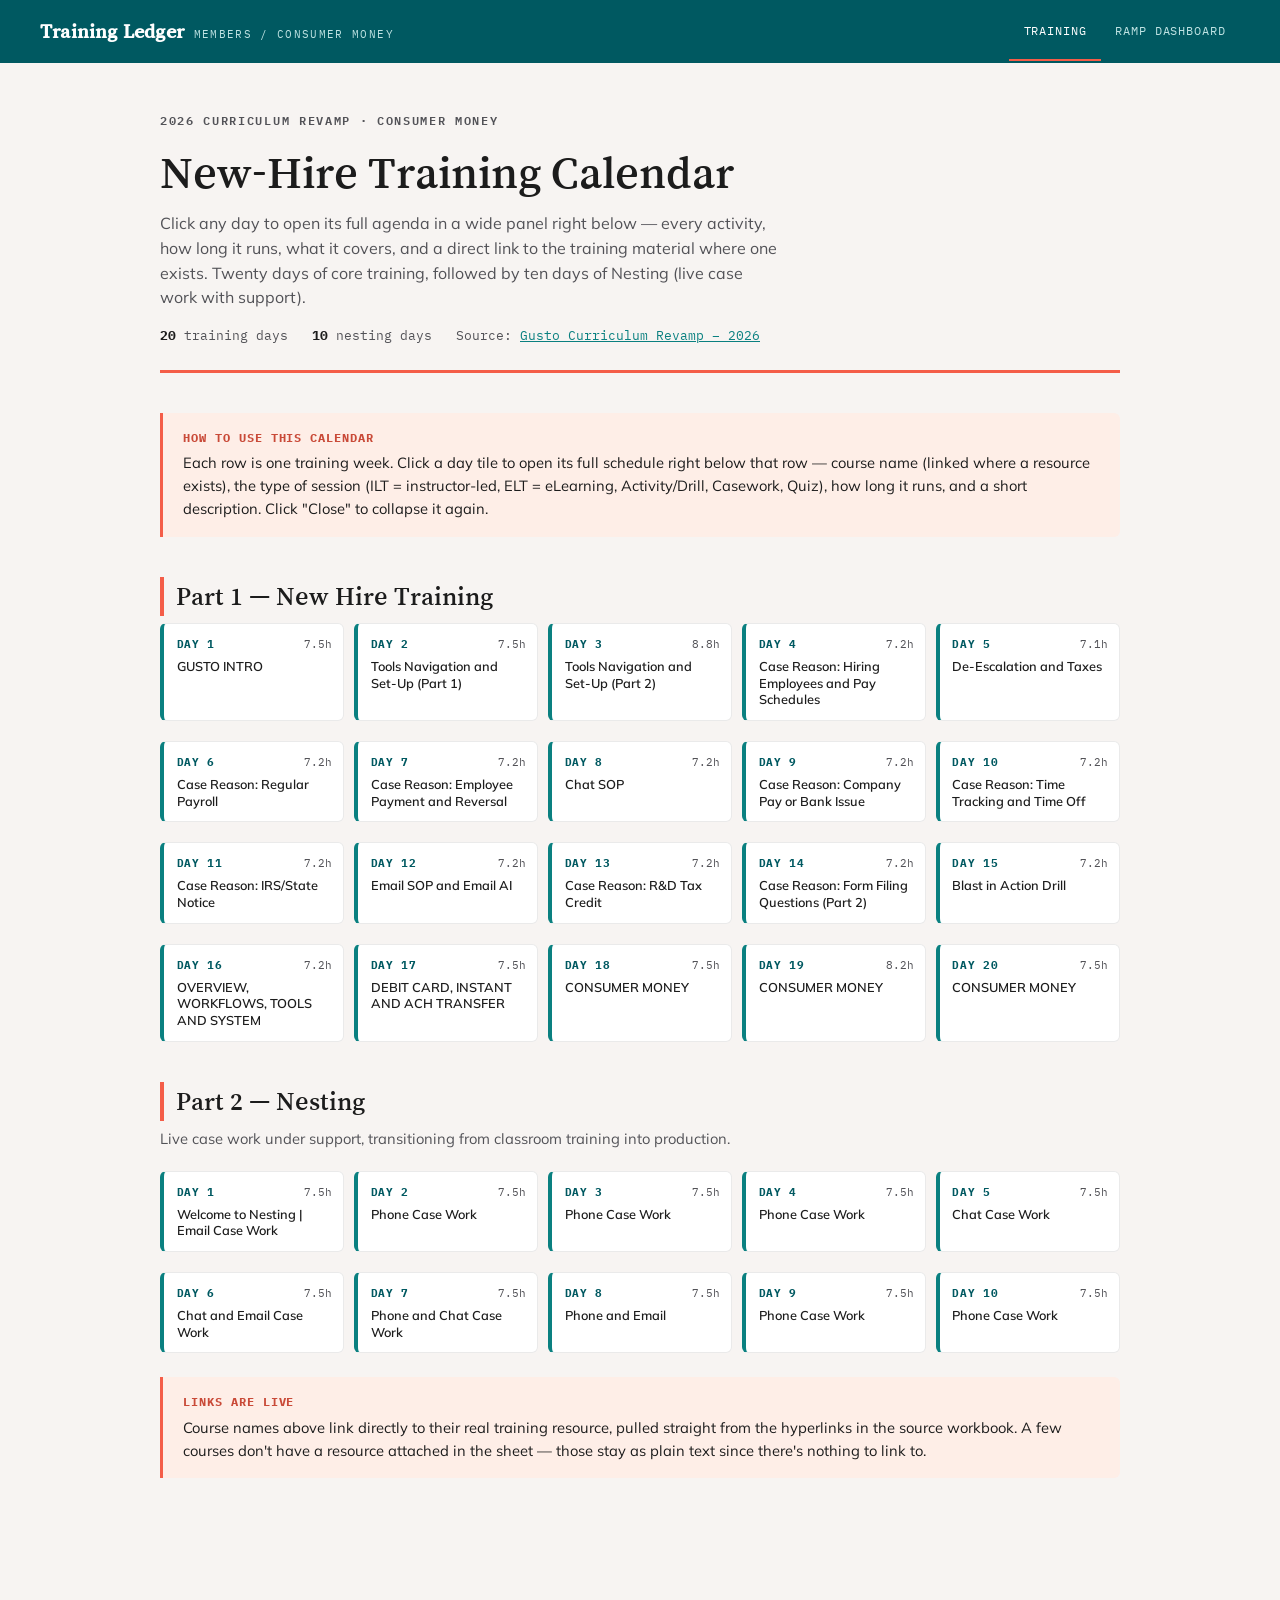
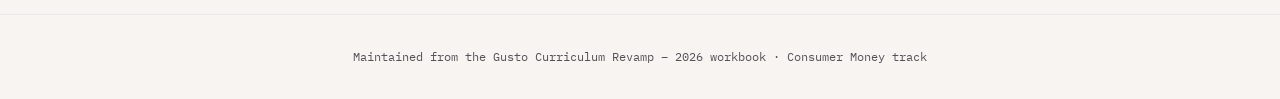
<file: index.html>
<!DOCTYPE html>
<html lang="en">
<head>
<meta charset="UTF-8">
<meta name="viewport" content="width=device-width, initial-scale=1.0">
<title>Consumer Money Training Calendar — Vendor Training Ledger</title>
<link rel="stylesheet" href="style.css">
</head>
<body>

<div class="topbar">
  <a class="topbar__brand" href="index.html">
    <strong>Training Ledger</strong>
    <span>Members / Consumer Money</span>
  </a>
  <nav class="tabs">
    <a href="index.html" class="active">Training</a>
    <a href="dashboard.html">Ramp Dashboard</a>
  </nav>
</div>

<main>
  <div class="ledger-head">
    <p class="ledger-head__eyebrow">2026 Curriculum Revamp · Consumer Money</p>
    <h1>New-Hire Training Calendar</h1>
    <p>Click any day to open its full agenda in a wide panel right below — every activity, how long it runs, what it covers, and a direct link to the training material where one exists. Twenty days of core training, followed by ten days of Nesting (live case work with support).</p>
    <div class="ledger-head__meta">
      <span><b>20</b> training days</span>
      <span><b>10</b> nesting days</span>
      <span>Source: <a href="https://docs.google.com/spreadsheets/d/1MMwjxKdoLhrHgvqPPV42VpXefxdnibNVj4VxLY80TF0" target="_blank" rel="noopener">Gusto Curriculum Revamp – 2026</a></span>
    </div>
  </div>

  <div class="note">
    <strong>How to use this calendar</strong>
    Each row is one training week. Click a day tile to open its full schedule right below that row — course name (linked where a resource exists), the type of session (ILT = instructor-led, ELT = eLearning, Activity/Drill, Casework, Quiz), how long it runs, and a short description. Click "Close" to collapse it again.
  </div>

  <h2 class="section-title">Part 1 — New Hire Training</h2>
  <div class="calendar-week">
    <div class="week-tiles">
      <a class="day-mini" href="#day-day-1">
        <span class="day-mini__num">Day 1</span>
        <span class="day-mini__theme">GUSTO INTRO</span>
        <span class="day-mini__hours">7.5h</span>
      </a>
      <a class="day-mini" href="#day-day-2">
        <span class="day-mini__num">Day 2</span>
        <span class="day-mini__theme">Tools Navigation and Set-Up (Part 1)</span>
        <span class="day-mini__hours">7.5h</span>
      </a>
      <a class="day-mini" href="#day-day-3">
        <span class="day-mini__num">Day 3</span>
        <span class="day-mini__theme">Tools Navigation and Set-Up (Part 2)</span>
        <span class="day-mini__hours">8.8h</span>
      </a>
      <a class="day-mini" href="#day-day-4">
        <span class="day-mini__num">Day 4</span>
        <span class="day-mini__theme">Case Reason: Hiring Employees and Pay Schedules</span>
        <span class="day-mini__hours">7.2h</span>
      </a>
      <a class="day-mini" href="#day-day-5">
        <span class="day-mini__num">Day 5</span>
        <span class="day-mini__theme">De-Escalation and Taxes</span>
        <span class="day-mini__hours">7.1h</span>
      </a>
    </div>
    <div class="week-detail-zone">
      <div class="day-detail" id="day-day-1">
        <div class="day-detail__head">
          <div>
            <span class="day-detail__num">Day 1</span>
            <h3 class="day-detail__theme">GUSTO INTRO</h3>
          </div>
          <div class="day-detail__meta">
            <span class="day-detail__hours">7.5h total</span>
            <a class="day-detail__close" href="#" aria-label="Close">Close ✕</a>
          </div>
        </div>
        <ol class="day-schedule -wide">
          <li class="day-item">
            <div class="day-item__row"><span class="type-badge -ilt">ILT</span><span class="item-course"><a href="https://docs.google.com/presentation/d/1FYFfUIrIc_S-khG5gTeyxagXyCl1cyiKJvKesDwKb9w/edit?slide=id.g1074c360e67_0_0" target="_blank" rel="noopener">Welcome Introductions - GTKY</a></span><span class="item-dur">1h</span></div>
            <p class="item-desc">Foster a collaborative environment by engaging in &#x27;Get To Know You&#x27; activities with peers and trainers. Activities: GTKY activity Training Expectations Training Rules</p>
          </li>
          <li class="day-item">
            <div class="day-item__row"><span class="type-badge -elt">ELT</span><span class="item-course">PATE Discussion</span><span class="item-dur">1h 30m</span></div>
            <p class="item-desc">Discuss the PATE which includes: Attendance and Leave Policy KPI and Scorecard</p>
          </li>
          <li class="day-item">
            <div class="day-item__row"><span class="type-badge -elt">ELT</span><span class="item-course"><a href="https://docs.google.com/presentation/d/1Hp65DFjGcL4Xn6BRSNsqtFArfk9D6CrS_x5guYzkF0I/edit?slide=id.g388d7c4b1f4_0_170" target="_blank" rel="noopener">Global Anti-Fraud Cooperation and Consequences Policy</a></span><span class="item-dur">30m</span></div>
            <p class="item-desc">Comprehend the implications of the Global Anti-Fraud Cooperation and Consequences Policy to ensure strict compliance.</p>
          </li>
          <li class="day-item">
            <div class="day-item__row"><span class="type-badge -elt">ELT</span><span class="item-course">Campaign Sign Documents</span><span class="item-dur">45m</span></div>
            <p class="item-desc">Review and execute necessary campaign documentation to formalize participation. Signed documents will include: Breach of Confidentiality ZTV/ZTP Policy Contractor ISP and NDA Gusto File Access Procedure Fact Finding Investigation Integrity and Confidentiality</p>
          </li>
          <li class="day-item">
            <div class="day-item__row"><span class="type-badge -ilt">ILT</span><span class="item-course"><a href="https://docs.google.com/presentation/d/1FYFfUIrIc_S-khG5gTeyxagXyCl1cyiKJvKesDwKb9w/edit?slide=id.g5a2b11de07_0_395" target="_blank" rel="noopener">History of Gusto</a></span><span class="item-dur">30m</span></div>
            <p class="item-desc">Explore the foundational history of Gusto to appreciate its evolution and core mission. Discussion will include: Gusto Founders Gusto Mission and Vision Gusto Voice and Branding Overview of Gusto Scope of Service</p>
          </li>
          <li class="day-item">
            <div class="day-item__row"><span class="type-badge -elt">ELT</span><span class="item-course"><a href="https://docs.google.com/presentation/d/1FYFfUIrIc_S-khG5gTeyxagXyCl1cyiKJvKesDwKb9w/edit?slide=id.g27d89daeb08_3_12" target="_blank" rel="noopener">Compliance (PII &amp; PHI)</a></span><span class="item-dur">45m</span></div>
            <p class="item-desc">Master the compliance protocols surrounding PII and PHI to safeguard sensitive information. Discussion will focus on the following: Identifying PII and PHI How to handle PII and PHI</p>
          </li>
          <li class="day-item">
            <div class="day-item__row"><span class="type-badge -ilt">ILT</span><span class="item-course"><a href="https://docs.google.com/presentation/d/17YQM-qXTPbhNZhJR3YYPDNm1SA4yx6ScSAkkxFIjAGA/edit?slide=id.ga4b906a358_0_213" target="_blank" rel="noopener">Performance Metric Discussion</a></span><span class="item-dur">30m</span></div>
            <p class="item-desc">Discuss key performance metrics to align personal goals with organizational standards.</p>
          </li>
          <li class="day-item">
            <div class="day-item__row"><span class="type-badge -ilt">ILT</span><span class="item-course"><a href="https://docs.google.com/presentation/d/1KhE9GOTGPpSvACP4oxcGT-CJpapbt_P2I0AZ_Yelvug/edit?slide=id.g5bd7921cba_3_6" target="_blank" rel="noopener">Gustie Toolkit</a></span><span class="item-dur">30m</span></div>
            <p class="item-desc">High overview of Gusto Tools and it&#x27;s purpose to enhance familiarity with our tools. Tool set up and testing of the following will also be included: - Slack and Slack Etiquette - Salesforce - Panda - Gemini AI - CXOne</p>
          </li>
          <li class="day-item">
            <div class="day-item__row"><span class="type-badge -elt">ELT</span><span class="item-course">CVQ and Gusto Compliance Training</span><span class="item-dur">1h 30m</span></div>
            <p class="item-desc">Successfully complete the CVQ TaskUs ACE courses and Gusto Compliance Training modules to meet regulatory standards.</p>
          </li>
        </ol>
      </div>
      <div class="day-detail" id="day-day-2">
        <div class="day-detail__head">
          <div>
            <span class="day-detail__num">Day 2</span>
            <h3 class="day-detail__theme">Tools Navigation and Set-Up (Part 1)</h3>
          </div>
          <div class="day-detail__meta">
            <span class="day-detail__hours">7.5h total</span>
            <a class="day-detail__close" href="#" aria-label="Close">Close ✕</a>
          </div>
        </div>
        <ol class="day-schedule -wide">
          <li class="day-item">
            <div class="day-item__row"><span class="type-badge -ilt">ILT</span><span class="item-course">Morning Prep</span><span class="item-dur">15m</span></div>
            <p class="item-desc">Attendance check, organize resources, check for any technical issues with the stations.</p>
          </li>
          <li class="day-item">
            <div class="day-item__row"><span class="type-badge -ilt">ILT</span><span class="item-course">Review</span><span class="item-dur">45m</span></div>
            <p class="item-desc">Consolidate learning by reviewing and discussing previously covered materials. Review will include: PHI and PII Compliance Gusto Toolkit</p>
          </li>
          <li class="day-item">
            <div class="day-item__row"><span class="type-badge -ilt">ILT</span><span class="item-course">Salesforce Tool Discussion</span><span class="item-dur">30m</span></div>
            <p class="item-desc">Investigate the features and navigation of the Salesforce platform to streamline workflow. Salesforce tour will include: Introduction to Salesforce Tools integrated with Salesforce Salesforce Navigation</p>
          </li>
          <li class="day-item">
            <div class="day-item__row"><span class="type-badge -activity">Activity/Drill</span><span class="item-course">Scavenger Hunt</span><span class="item-dur">30m</span></div>
            <p class="item-desc">Engage in an interactive scavenger hunt to practice Salesforce navigation.</p>
          </li>
          <li class="day-item">
            <div class="day-item__row"><span class="type-badge -ilt">ILT</span><span class="item-course"><a href="https://docs.google.com/presentation/d/1TVxhhrCEFaxmBV9HjT9KWsxg3TgVrvbtoK6qx5Nzevk/edit?slide=id.g3478bbd8a31_0_26" target="_blank" rel="noopener">Otto, IKB, Email AI Discussion</a></span><span class="item-dur">30m</span></div>
            <p class="item-desc">Examine the functionalities of Otto, IKB, and Email AI tools to leverage them in daily tasks. Discussion will include: AI Primer Email AI Purpose and Setup OTTO Primer IKB Primer</p>
          </li>
          <li class="day-item">
            <div class="day-item__row"><span class="type-badge -activity">Activity/Drill</span><span class="item-course">Scavenger Hunt</span><span class="item-dur">30m</span></div>
            <p class="item-desc">Reinforce information retrieval skills through a targeted scavenger hunt exercise. Activity will include: How and where to pull up the Gusto Tools AI prompting using Gusto AI tools</p>
          </li>
          <li class="day-item">
            <div class="day-item__row"><span class="type-badge -ilt">ILT</span><span class="item-course"><a href="https://gustoexternal.learnupon.com/catalog/courses/1199489" target="_blank" rel="noopener">Customer Persona and Admin Permissions</a></span><span class="item-dur">15m</span></div>
            <p class="item-desc">Differentiate between various customer personas and comprehend the structure of admin permissions. Topics will cover: Customer Persona Identifying customer type using Panda</p>
          </li>
          <li class="day-item">
            <div class="day-item__row"><span class="type-badge -default">Soft Skills Training</span><span class="item-course">Soft Skill Focus: Customer Demeanor</span><span class="item-dur">15m</span></div>
            <p class="item-desc">Develop and exhibit appropriate customer demeanor to ensure positive interactions. Discussion will focus on identifying customer type based on DISC Personality type.</p>
          </li>
          <li class="day-item">
            <div class="day-item__row"><span class="type-badge -ilt">ILT</span><span class="item-course"><a href="https://docs.google.com/presentation/d/1T-W7tkrdMqm_SKgyR3yrQB4W-Nn44d0cHgVsiKRj7Go/edit?slide=id.g2de80ab2f83_0_252" target="_blank" rel="noopener">Phone SOP</a></span><span class="item-dur">45m</span></div>
            <p class="item-desc">Internalize the Standard Operating Procedures for phone communications to maintain consistency. Discussion will cover: CXOne tagging Callback Guidelines Merging Guidelines Case Closing Guidelines No Response Case Reason</p>
          </li>
          <li class="day-item">
            <div class="day-item__row"><span class="type-badge -ilt">ILT</span><span class="item-course"><a href="https://docs.google.com/presentation/d/14bNPu6UuG7Um1Nxw5tX6_c3SJAAYlwvmpb4OqVYDVq0/edit?slide=id.g378207cc79b_0_0" target="_blank" rel="noopener">Customer Identification Process</a></span><span class="item-dur">1h</span></div>
            <p class="item-desc">Execute the Customer Identification Process accurately to verify caller credentials. Discussion will cover: Identifying Authentication Process based on Customer Type Overcoming customer objection during authentication process</p>
          </li>
          <li class="day-item">
            <div class="day-item__row"><span class="type-badge -default">Soft Skills Training</span><span class="item-course"><a href="https://docs.google.com/presentation/d/11P_eQniAQKMPe1GbnszLitTK-UwPC_YLhOHndhBC14E/edit?slide=id.g7c042fb02e_1_35" target="_blank" rel="noopener">6-Steps Habit</a></span><span class="item-dur">1h</span></div>
            <p class="item-desc">Adopt the 6-Steps Habit framework to structure to ensure phone case handling best practice for each.</p>
          </li>
          <li class="day-item">
            <div class="day-item__row"><span class="type-badge -activity">Activity/Drill</span><span class="item-course">Mock Call (CIP)</span><span class="item-dur">30m</span></div>
            <p class="item-desc">Demonstrate proficiency in the Customer Identification Process through simulated mock calls.</p>
          </li>
          <li class="day-item">
            <div class="day-item__row"><span class="type-badge -activity">Activity/Drill</span><span class="item-course"><a href="https://docs.google.com/spreadsheets/d/1zCGyqh5HePIHSVwN1WZaXJ5MciyTCfkflSG3uk1Hqxw/edit?usp=sharing" target="_blank" rel="noopener">Call Listening: Phones Best Practices and Customer Identification Process</a></span><span class="item-dur">45m</span></div>
            <p class="item-desc">Analyze recorded calls to identify best practices and evaluate the application of the Customer Identification Process.</p>
          </li>
        </ol>
      </div>
      <div class="day-detail" id="day-day-3">
        <div class="day-detail__head">
          <div>
            <span class="day-detail__num">Day 3</span>
            <h3 class="day-detail__theme">Tools Navigation and Set-Up (Part 2)</h3>
          </div>
          <div class="day-detail__meta">
            <span class="day-detail__hours">8.8h total</span>
            <a class="day-detail__close" href="#" aria-label="Close">Close ✕</a>
          </div>
        </div>
        <ol class="day-schedule -wide">
          <li class="day-item">
            <div class="day-item__row"><span class="type-badge -ilt">ILT</span><span class="item-course"><a href="https://docs.google.com/forms/d/14DxAyWXKnqmOvNujZ3UpEUp2DhR-xl0uzjuxCNAX6VM/edit" target="_blank" rel="noopener">Review</a></span><span class="item-dur">45m</span></div>
            <p class="item-desc">Reinforce retention by reviewing key concepts from prior training sessions.</p>
          </li>
          <li class="day-item">
            <div class="day-item__row"><span class="type-badge -activity">Activity/Drill</span><span class="item-course"><a href="https://docs.google.com/spreadsheets/d/1zCGyqh5HePIHSVwN1WZaXJ5MciyTCfkflSG3uk1Hqxw/edit?usp=sharing" target="_blank" rel="noopener">Call Listening: Customer Persona and Admin Permission</a></span><span class="item-dur">30m</span></div>
            <p class="item-desc">Listen to live calls to recognize customer personas and understand how admin permissions dictate support.</p>
          </li>
          <li class="day-item">
            <div class="day-item__row"><span class="type-badge -ilt">ILT</span><span class="item-course"><a href="https://app.gusto-demo.com/panda/companies/7756341740887477?cache_reset=1781018786929" target="_blank" rel="noopener">Panda Introduction</a></span><span class="item-dur">15m</span></div>
            <p class="item-desc">Acquire foundational knowledge of the Panda system and its basic operational mechanics.</p>
          </li>
          <li class="day-item">
            <div class="day-item__row"><span class="type-badge -activity">Activity/Drill</span><span class="item-course"><a href="https://app.gusto-demo.com/panda/companies/7756341740887477?cache_reset=1781018786929" target="_blank" rel="noopener">Panda Creation (Make your own Panda)</a></span><span class="item-dur">45m</span></div>
            <p class="item-desc">Apply learned concepts by independently creating a functional Panda profile.</p>
          </li>
          <li class="day-item">
            <div class="day-item__row"><span class="type-badge -ilt">ILT</span><span class="item-course"><a href="https://gustoexternal.learnupon.com/catalog/courses/3364385" target="_blank" rel="noopener">Panda Overview - Part 1: Company Panda, Employee Panda and User Panda</a></span><span class="item-dur">1h</span></div>
            <p class="item-desc">Distinguish the unique features and purposes of Company, Employee, and User Pandas.</p>
          </li>
          <li class="day-item">
            <div class="day-item__row"><span class="type-badge -ilt">ILT</span><span class="item-course"><a href="https://gustoexternal.learnupon.com/enrollments/269240464/page/1015993539" target="_blank" rel="noopener">Login Issues and 2-Step Verification</a></span><span class="item-dur">45m</span></div>
            <p class="item-desc">Diagnose and resolve common login issues, including 2-step verification challenges.</p>
          </li>
          <li class="day-item">
            <div class="day-item__row"><span class="type-badge -activity">Activity/Drill</span><span class="item-course"><a href="https://docs.google.com/presentation/d/1uS4clAgQABgXpBsqrIn0gy7NDOaGY8iWi_3yinLTNN8/edit?slide=id.g147c78fae7e_0_1427" target="_blank" rel="noopener">Scavenger Hunt and Presentation</a></span><span class="item-dur">45m</span></div>
            <p class="item-desc">Collaborate in a scavenger hunt and present findings to reinforce practical knowledge application.</p>
          </li>
          <li class="day-item">
            <div class="day-item__row"><span class="type-badge -ilt">ILT</span><span class="item-course"><a href="https://docs.google.com/presentation/d/1UmvDvJnJuO0R0LMnF6jO9EB95Uf1RVU81CIqWVwDdAs/edit?slide=id.g578f3efedc_0_1450" target="_blank" rel="noopener">Customer Journey</a></span><span class="item-dur">1h 30m</span></div>
            <p class="item-desc">Map out the comprehensive customer journey to better anticipate and address client needs.</p>
          </li>
          <li class="day-item">
            <div class="day-item__row"><span class="type-badge -activity">Activity/Drill</span><span class="item-course">Mock Call: 2 Step Verification: Lost/New Phone Number</span><span class="item-dur">1h</span></div>
            <p class="item-desc">Navigate complex 2-step verification scenarios, such as lost or new phone numbers, during mock calls.</p>
          </li>
          <li class="day-item">
            <div class="day-item__row"><span class="type-badge -quiz">Quiz</span><span class="item-course"><a href="https://docs.google.com/forms/d/1UE4L33_xlIklIrBzt-oiRYpbQkeEQILiWE-kNzV_Rpc/edit" target="_blank" rel="noopener">Assessment</a></span><span class="item-dur">30m</span></div>
            <p class="item-desc">Demonstrate comprehension of the material covered thus far through a structured assessment.</p>
          </li>
          <li class="day-item">
            <div class="day-item__row"><span class="type-badge -ilt">ILT</span><span class="item-course">End of day Review</span><span class="item-dur">1h</span></div>
            <p class="item-desc">Reflect on the day&#x27;s content to solidify understanding and identify areas for further study.</p>
          </li>
        </ol>
      </div>
      <div class="day-detail" id="day-day-4">
        <div class="day-detail__head">
          <div>
            <span class="day-detail__num">Day 4</span>
            <h3 class="day-detail__theme">Case Reason: Hiring Employees and Pay Schedules</h3>
          </div>
          <div class="day-detail__meta">
            <span class="day-detail__hours">7.2h total</span>
            <a class="day-detail__close" href="#" aria-label="Close">Close ✕</a>
          </div>
        </div>
        <ol class="day-schedule -wide">
          <li class="day-item">
            <div class="day-item__row"><span class="type-badge -ilt">ILT</span><span class="item-course">Review</span><span class="item-dur">30m</span></div>
            <p class="item-desc">Revisit prior lessons to ensure a solid foundation before introducing new concepts.</p>
          </li>
          <li class="day-item">
            <div class="day-item__row"><span class="type-badge -ilt">ILT</span><span class="item-course"><a href="https://gustoexternal.learnupon.com/courses/2601786" target="_blank" rel="noopener">Starting a Business: State &amp; IRS Registration</a></span><span class="item-dur">30m</span></div>
            <p class="item-desc">Explain the intricacies of state and IRS registration processes required when starting a new business.</p>
          </li>
          <li class="day-item">
            <div class="day-item__row"><span class="type-badge -ilt">ILT</span><span class="item-course"><a href="https://gustoexternal.learnupon.com/catalog/courses/1199624" target="_blank" rel="noopener">Panda Overview- Part 2</a></span><span class="item-dur">15m</span></div>
            <p class="item-desc">Delve into advanced features and capabilities of the Panda system to maximize its utility.</p>
          </li>
          <li class="day-item">
            <div class="day-item__row"><span class="type-badge -ilt">ILT</span><span class="item-course"><a href="https://gustoexternal.learnupon.com/catalog/courses/2601781" target="_blank" rel="noopener">Starting a Business: Hiring Employees</a></span><span class="item-dur">45m</span></div>
            <p class="item-desc">Outline the essential steps and compliance requirements involved in hiring employees for a new business.</p>
          </li>
          <li class="day-item">
            <div class="day-item__row"><span class="type-badge -activity">Activity/Drill</span><span class="item-course"><a href="https://docs.google.com/spreadsheets/d/1zCGyqh5HePIHSVwN1WZaXJ5MciyTCfkflSG3uk1Hqxw/edit?usp=sharing" target="_blank" rel="noopener">Call Listening Adding New Employee</a></span><span class="item-dur">30m</span></div>
            <p class="item-desc">Analyze calls focused on the &#x27;Adding New Employee&#x27; process to understand real-world application.</p>
          </li>
          <li class="day-item">
            <div class="day-item__row"><span class="type-badge -ilt">ILT</span><span class="item-course"><a href="https://gustoexternal.learnupon.com/content-details/2601788/0" target="_blank" rel="noopener">Starting a Business: New Hire Paperwork</a></span><span class="item-dur">45m</span></div>
            <p class="item-desc">Detail the mandatory new hire paperwork and its importance in the onboarding process.</p>
          </li>
          <li class="day-item">
            <div class="day-item__row"><span class="type-badge -default">Soft Skills Training</span><span class="item-course"><a href="https://docs.google.com/presentation/d/15qxavR81UfyHYR6bQ2W32PxQ1omC4JzO3EUO61YtvN4/edit?slide=id.g3f11a89b5c0_0_0" target="_blank" rel="noopener">Communication Skills Foundation Training</a></span><span class="item-dur">1h</span></div>
            <p class="item-desc">Communication Skills: Active Listening, Tone, Clarity, Pronunciation and Filler Reduction</p>
          </li>
          <li class="day-item">
            <div class="day-item__row"><span class="type-badge -activity">Activity/Drill</span><span class="item-course">Mock Call | Hiring Employees / Paperwork</span><span class="item-dur">45m</span></div>
            <p class="item-desc">Practice handling inquiries related to hiring and new hire paperwork through realistic mock calls.</p>
          </li>
          <li class="day-item">
            <div class="day-item__row"><span class="type-badge -ilt">ILT</span><span class="item-course"><a href="https://gustoexternal.learnupon.com/courses/2601786" target="_blank" rel="noopener">Starting a Business: Pay Schedules</a></span><span class="item-dur">30m</span></div>
            <p class="item-desc">Clarify the setup and management of various pay schedules for new businesses.</p>
          </li>
          <li class="day-item">
            <div class="day-item__row"><span class="type-badge -ilt">ILT</span><span class="item-course"><a href="https://gustoexternal.learnupon.com/content-details/2601794/0" target="_blank" rel="noopener">Running Payroll: Employee Wages</a></span><span class="item-dur">45m</span></div>
            <p class="item-desc">Execute the process of running payroll specifically focusing on accurate calculation of employee wages.</p>
          </li>
          <li class="day-item">
            <div class="day-item__row"><span class="type-badge -activity">Activity/Drill</span><span class="item-course">Mock Call | Pay Schedule / Employee Wages</span><span class="item-dur">1h</span></div>
            <p class="item-desc">Simulate support calls addressing complex questions about pay schedules and wage calculations.</p>
          </li>
        </ol>
      </div>
      <div class="day-detail" id="day-day-5">
        <div class="day-detail__head">
          <div>
            <span class="day-detail__num">Day 5</span>
            <h3 class="day-detail__theme">De-Escalation and Taxes</h3>
          </div>
          <div class="day-detail__meta">
            <span class="day-detail__hours">7.1h total</span>
            <a class="day-detail__close" href="#" aria-label="Close">Close ✕</a>
          </div>
        </div>
        <ol class="day-schedule -wide">
          <li class="day-item">
            <div class="day-item__row"><span class="type-badge -ilt">ILT</span><span class="item-course">Review</span><span class="item-dur">45m</span></div>
            <p class="item-desc">Solidify knowledge by reviewing critical information from previous days.</p>
          </li>
          <li class="day-item">
            <div class="day-item__row"><span class="type-badge -default">Soft Skills Training</span><span class="item-course"><a href="https://docs.google.com/presentation/d/1j2YIRJDwZcAJLKkFocr_iaCnhOXFAh1ZxUi213viXGk/edit?slide=id.g3cc145970c6_0_0" target="_blank" rel="noopener">TED Communication Technique</a></span><span class="item-dur">30m</span></div>
            <p class="item-desc">Practice and refine the application of the TED communication technique in various scenarios.</p>
          </li>
          <li class="day-item">
            <div class="day-item__row"><span class="type-badge -ilt">ILT</span><span class="item-course">State Tax Setup</span><span class="item-dur">30m</span></div>
            <p class="item-desc">Perform accurate state tax setups, ensuring compliance with regional regulations.</p>
          </li>
          <li class="day-item">
            <div class="day-item__row"><span class="type-badge -activity">Activity/Drill</span><span class="item-course"><a href="https://docs.google.com/spreadsheets/d/1zCGyqh5HePIHSVwN1WZaXJ5MciyTCfkflSG3uk1Hqxw/edit?usp=sharing" target="_blank" rel="noopener">Call Listening | Updating W4</a></span><span class="item-dur">30m</span></div>
            <p class="item-desc">Evaluate calls regarding W4 updates to understand the process and common customer pain points.</p>
          </li>
          <li class="day-item">
            <div class="day-item__row"><span class="type-badge -ilt">ILT</span><span class="item-course"><a href="https://gustoexternal.learnupon.com/content-details/3600453/0" target="_blank" rel="noopener">De-escalation</a></span><span class="item-dur">30m</span></div>
            <p class="item-desc">Acquire and practice proven de-escalation techniques to effectively manage frustrated customers.</p>
          </li>
          <li class="day-item">
            <div class="day-item__row"><span class="type-badge -ilt">ILT</span><span class="item-course"><a href="https://docs.google.com/presentation/d/1s3ud1Yhwoud9kt5qwj5ZElbEuPlIzVbLWajEn-Ea4_M/edit?slide=id.g365e971b356_0_125" target="_blank" rel="noopener">Calculation of Taxes</a></span><span class="item-dur">1h 30m</span></div>
            <p class="item-desc">Master the complex formulas and rules required for the accurate calculation of various taxes.</p>
          </li>
          <li class="day-item">
            <div class="day-item__row"><span class="type-badge -activity">Activity/Drill</span><span class="item-course"><a href="https://docs.google.com/presentation/d/1uS4clAgQABgXpBsqrIn0gy7NDOaGY8iWi_3yinLTNN8/edit?slide=id.g298e4839d5a_0_444" target="_blank" rel="noopener">Calculation of Taxes Activity</a></span><span class="item-dur">50m</span></div>
            <p class="item-desc">Engage in hands-on activities to practice and validate tax calculation skills.</p>
          </li>
          <li class="day-item">
            <div class="day-item__row"><span class="type-badge -activity">Activity/Drill</span><span class="item-course">Mock Call | Calculation of Taxes</span><span class="item-dur">1h</span></div>
            <p class="item-desc">Demonstrate proficiency in explaining and resolving tax calculation issues during mock calls.</p>
          </li>
          <li class="day-item">
            <div class="day-item__row"><span class="type-badge -ilt">ILT</span><span class="item-course">QA Talk: Phone SOP</span><span class="item-dur">1h</span></div>
            <p class="item-desc">Discuss Quality Assurance standards and how they align with Phone Standard Operating Procedures.</p>
          </li>
        </ol>
      </div>
    </div>
  </div>
  <div class="calendar-week">
    <div class="week-tiles">
      <a class="day-mini" href="#day-day-6">
        <span class="day-mini__num">Day 6</span>
        <span class="day-mini__theme">Case Reason: Regular Payroll</span>
        <span class="day-mini__hours">7.2h</span>
      </a>
      <a class="day-mini" href="#day-day-7">
        <span class="day-mini__num">Day 7</span>
        <span class="day-mini__theme">Case Reason: Employee Payment and Reversal</span>
        <span class="day-mini__hours">7.2h</span>
      </a>
      <a class="day-mini" href="#day-day-8">
        <span class="day-mini__num">Day 8</span>
        <span class="day-mini__theme">Chat SOP</span>
        <span class="day-mini__hours">7.2h</span>
      </a>
      <a class="day-mini" href="#day-day-9">
        <span class="day-mini__num">Day 9</span>
        <span class="day-mini__theme">Case Reason: Company Pay or Bank Issue</span>
        <span class="day-mini__hours">7.2h</span>
      </a>
      <a class="day-mini" href="#day-day-10">
        <span class="day-mini__num">Day 10</span>
        <span class="day-mini__theme">Case Reason: Time Tracking and Time Off</span>
        <span class="day-mini__hours">7.2h</span>
      </a>
    </div>
    <div class="week-detail-zone">
      <div class="day-detail" id="day-day-6">
        <div class="day-detail__head">
          <div>
            <span class="day-detail__num">Day 6</span>
            <h3 class="day-detail__theme">Case Reason: Regular Payroll</h3>
          </div>
          <div class="day-detail__meta">
            <span class="day-detail__hours">7.2h total</span>
            <a class="day-detail__close" href="#" aria-label="Close">Close ✕</a>
          </div>
        </div>
        <ol class="day-schedule -wide">
          <li class="day-item">
            <div class="day-item__row"><span class="type-badge -ilt">ILT</span><span class="item-course">Review</span><span class="item-dur">35m</span></div>
            <p class="item-desc">Reiterate key concepts from previous sessions to maintain knowledge retention.</p>
          </li>
          <li class="day-item">
            <div class="day-item__row"><span class="type-badge -ilt">ILT</span><span class="item-course"><a href="https://gustoexternal.learnupon.com/content-details/1199558/0" target="_blank" rel="noopener">Running Payroll: Recording Payroll Totals</a></span><span class="item-dur">45m</span></div>
            <p class="item-desc">Accurately record and verify payroll totals during the payroll run process.</p>
          </li>
          <li class="day-item">
            <div class="day-item__row"><span class="type-badge -ilt">ILT</span><span class="item-course"><a href="https://gustoexternal.learnupon.com/content-details/2599904/0" target="_blank" rel="noopener">Off-cycle and Bonus</a></span><span class="item-dur">45m</span></div>
            <p class="item-desc">Process off-cycle payrolls and bonus payments, adhering to specific guidelines and tax implications.</p>
          </li>
          <li class="day-item">
            <div class="day-item__row"><span class="type-badge -ilt">ILT</span><span class="item-course"><a href="https://gustoexternal.learnupon.com/catalog/courses/3672221" target="_blank" rel="noopener">Contractors Payment | International Contractor Payment</a></span><span class="item-dur">30m</span></div>
            
          </li>
          <li class="day-item">
            <div class="day-item__row"><span class="type-badge -ilt">ILT</span><span class="item-course"><a href="https://docs.google.com/presentation/d/1j2YIRJDwZcAJLKkFocr_iaCnhOXFAh1ZxUi213viXGk/edit?slide=id.g3cc145970c6_0_0" target="_blank" rel="noopener">TED Communication Technique</a></span><span class="item-dur">15m</span></div>
            
          </li>
          <li class="day-item">
            <div class="day-item__row"><span class="type-badge -activity">Activity/Drill</span><span class="item-course">Mock Call: Regular Payroll</span><span class="item-dur">1h 55m</span></div>
            
          </li>
          <li class="day-item">
            <div class="day-item__row"><span class="type-badge -shadowing">Shadowing</span><span class="item-course">SBS</span><span class="item-dur">1h 30m</span></div>
            
          </li>
          <li class="day-item">
            <div class="day-item__row"><span class="type-badge -ilt">ILT</span><span class="item-course">SBS Debrief</span><span class="item-dur">1h</span></div>
            
          </li>
        </ol>
      </div>
      <div class="day-detail" id="day-day-7">
        <div class="day-detail__head">
          <div>
            <span class="day-detail__num">Day 7</span>
            <h3 class="day-detail__theme">Case Reason: Employee Payment and Reversal</h3>
          </div>
          <div class="day-detail__meta">
            <span class="day-detail__hours">7.2h total</span>
            <a class="day-detail__close" href="#" aria-label="Close">Close ✕</a>
          </div>
        </div>
        <ol class="day-schedule -wide">
          <li class="day-item">
            <div class="day-item__row"><span class="type-badge -ilt">ILT</span><span class="item-course"><a href="https://docs.google.com/forms/d/18zh6wi6nF-t57jQsdWYBnE3939DFpKEA2WMms0t6ylw/edit" target="_blank" rel="noopener">Review</a></span><span class="item-dur">30m</span></div>
            <p class="item-desc">Refresh memory on critical topics covered in previous training modules.</p>
          </li>
          <li class="day-item">
            <div class="day-item__row"><span class="type-badge -ilt">ILT</span><span class="item-course"><a href="https://docs.google.com/presentation/d/1VW_dkhOSS9lqJPmWlgHDQExt6pMgKZIsHeYEiZqWHX4/edit?slide=id.g5fae45b8ed_0_0" target="_blank" rel="noopener">Payroll Reversal</a></span><span class="item-dur">40m</span></div>
            <p class="item-desc">Execute the payroll reversal process accurately, understanding the necessary conditions and impacts.</p>
          </li>
          <li class="day-item">
            <div class="day-item__row"><span class="type-badge -ilt">ILT</span><span class="item-course"><a href="https://docs.google.com/presentation/d/1gFmtAB35ziCbpQDMPBrdKLskuyy1uAAKtPkFaID8CSk/edit?slide=id.g5bd7921cba_3_6" target="_blank" rel="noopener">Non-Gusto Payroll</a></span><span class="item-dur">40m</span></div>
            <p class="item-desc">Process non-Gusto payrolls, navigating the unique requirements of external systems.</p>
          </li>
          <li class="day-item">
            <div class="day-item__row"><span class="type-badge -ilt">ILT</span><span class="item-course"><a href="https://docs.google.com/presentation/d/1OiLD_GtDNzEhj7E8rph2dx1CsL3udMy0mBtFWPymQ-U/edit?slide=id.g5bd7921cba_3_6" target="_blank" rel="noopener">Employee Payments: Bank Account Issue</a></span><span class="item-dur">45m</span></div>
            <p class="item-desc">Troubleshoot and resolve common bank account issues that disrupt employee payments.</p>
          </li>
          <li class="day-item">
            <div class="day-item__row"><span class="type-badge -ilt">ILT</span><span class="item-course"><a href="https://docs.google.com/presentation/d/1kXl77FPtU1sIczgl08UoEN7fBA038qqV1FpDZM-NnuE/edit?slide=id.g3f162bae165_1_1216" target="_blank" rel="noopener">TED Communication Technique</a></span><span class="item-dur">20m</span></div>
            <p class="item-desc">Review and apply the TED communication technique to ensure clear and effective support.</p>
          </li>
          <li class="day-item">
            <div class="day-item__row"><span class="type-badge -activity">Activity/Drill</span><span class="item-course">Mock Call | Payroll Reversal / Employee Payment</span><span class="item-dur">50m</span></div>
            <p class="item-desc">Simulate complex calls dealing with payroll reversals and employee payment issues.</p>
          </li>
          <li class="day-item">
            <div class="day-item__row"><span class="type-badge -quiz">Quiz</span><span class="item-course"><a href="https://docs.google.com/forms/d/1HWT2UQAM1gasEu5jCoHWrNTAxv9_IV6foxg2kfnJ14g/edit" target="_blank" rel="noopener">Assessment</a></span><span class="item-dur">30m</span></div>
            <p class="item-desc">Validate understanding of recent complex topics through a comprehensive assessment.</p>
          </li>
          <li class="day-item">
            <div class="day-item__row"><span class="type-badge -shadowing">Shadowing</span><span class="item-course">SBS</span><span class="item-dur">1h</span></div>
            <p class="item-desc">Observe experienced agents during Side-By-Side (SBS) shadowing to learn practical application.</p>
          </li>
          <li class="day-item">
            <div class="day-item__row"><span class="type-badge -activity">Activity/Drill</span><span class="item-course">SBS Debrief</span><span class="item-dur">1h</span></div>
            <p class="item-desc">Discuss observations from the SBS session to clarify doubts and reinforce best practices.</p>
          </li>
          <li class="day-item">
            <div class="day-item__row"><span class="type-badge -activity">Activity/Drill</span><span class="item-course">BLAST in Action Drill</span><span class="item-dur">1h</span></div>
            
          </li>
        </ol>
      </div>
      <div class="day-detail" id="day-day-8">
        <div class="day-detail__head">
          <div>
            <span class="day-detail__num">Day 8</span>
            <h3 class="day-detail__theme">Chat SOP</h3>
          </div>
          <div class="day-detail__meta">
            <span class="day-detail__hours">7.2h total</span>
            <a class="day-detail__close" href="#" aria-label="Close">Close ✕</a>
          </div>
        </div>
        <ol class="day-schedule -wide">
          <li class="day-item">
            <div class="day-item__row"><span class="type-badge -ilt">ILT</span><span class="item-course">Review</span><span class="item-dur">45m</span></div>
            <p class="item-desc">Consolidate previous learning through a structured review session.</p>
          </li>
          <li class="day-item">
            <div class="day-item__row"><span class="type-badge -ilt">ILT</span><span class="item-course"><a href="https://support.gusto.com/article/internal/173731158100000/us-contractor-payments" target="_blank" rel="noopener">Contractor Reversal</a></span><span class="item-dur">30m</span></div>
            <p class="item-desc">Process reversals for contractor payments, ensuring all financial records are corrected.</p>
          </li>
          <li class="day-item">
            <div class="day-item__row"><span class="type-badge -ilt">ILT</span><span class="item-course"><a href="https://support.gusto.com/article/internal/173731158100000/us-contractor-payments" target="_blank" rel="noopener">IC Reversal</a></span><span class="item-dur">20m</span></div>
            <p class="item-desc">Execute Independent Contractor (IC) reversals accurately and efficiently.</p>
          </li>
          <li class="day-item">
            <div class="day-item__row"><span class="type-badge -ilt">ILT</span><span class="item-course"><a href="https://docs.google.com/presentation/d/1yMa2p8ziV6NWBc7rpH79tAA8Kc853-VOoUcf3aZ8FPI/edit" target="_blank" rel="noopener">Chat SOP</a></span><span class="item-dur">45m</span></div>
            <p class="item-desc">Internalize the Standard Operating Procedures specific to providing support via chat.</p>
          </li>
          <li class="day-item">
            <div class="day-item__row"><span class="type-badge -ilt">ILT</span><span class="item-course"><a href="https://gustoexternal.learnupon.com/users/sign_in?next=%2Fcontent-details%2F3207612%2F0" target="_blank" rel="noopener">Chat Salesforce; OTTO</a></span><span class="item-dur">30m</span></div>
            <p class="item-desc">Navigate and utilize Salesforce and OTTO effectively within the context of chat support.</p>
          </li>
          <li class="day-item">
            <div class="day-item__row"><span class="type-badge -ilt">ILT</span><span class="item-course"><a href="https://docs.google.com/presentation/d/1kXl77FPtU1sIczgl08UoEN7fBA038qqV1FpDZM-NnuE/edit?slide=id.g3f162bae165_1_1216" target="_blank" rel="noopener">TED Communication Technique</a></span><span class="item-dur">1h</span></div>
            <p class="item-desc">Adapt the TED communication technique for use in written chat interactions.</p>
          </li>
          <li class="day-item">
            <div class="day-item__row"><span class="type-badge -ilt">ILT</span><span class="item-course">Case Investigation | Off Cycle</span><span class="item-dur">45m</span></div>
            <p class="item-desc">Investigate and resolve complex cases related to off-cycle payroll processing.</p>
          </li>
          <li class="day-item">
            <div class="day-item__row"><span class="type-badge -activity">Activity/Drill</span><span class="item-course">Mock Chat | Payroll Reversal</span><span class="item-dur">1h 10m</span></div>
            <p class="item-desc">Practice handling chat interactions focused on payroll reversals in a simulated environment.</p>
          </li>
          <li class="day-item">
            <div class="day-item__row"><span class="type-badge -shadowing">Shadowing</span><span class="item-course">SBS: Chat</span><span class="item-dur">1h</span></div>
            <p class="item-desc">Shadow experienced agents handling live chat cases to observe best practices in real-time.</p>
          </li>
          <li class="day-item">
            <div class="day-item__row"><span class="type-badge -ilt">ILT</span><span class="item-course">SBS Debrief</span><span class="item-dur">30m</span></div>
            <p class="item-desc">Analyze the chat shadowing experience to extract actionable insights and improve technique.</p>
          </li>
        </ol>
      </div>
      <div class="day-detail" id="day-day-9">
        <div class="day-detail__head">
          <div>
            <span class="day-detail__num">Day 9</span>
            <h3 class="day-detail__theme">Case Reason: Company Pay or Bank Issue</h3>
          </div>
          <div class="day-detail__meta">
            <span class="day-detail__hours">7.2h total</span>
            <a class="day-detail__close" href="#" aria-label="Close">Close ✕</a>
          </div>
        </div>
        <ol class="day-schedule -wide">
          <li class="day-item">
            <div class="day-item__row"><span class="type-badge -ilt">ILT</span><span class="item-course">Review</span><span class="item-dur">45m</span></div>
            <p class="item-desc">Revisit previous topics to ensure a strong foundation for new material.</p>
          </li>
          <li class="day-item">
            <div class="day-item__row"><span class="type-badge -activity">Activity/Drill</span><span class="item-course"><a href="https://docs.google.com/spreadsheets/d/1zCGyqh5HePIHSVwN1WZaXJ5MciyTCfkflSG3uk1Hqxw/edit?usp=sharing" target="_blank" rel="noopener">Case Investigation | Company Pay</a></span><span class="item-dur">30m</span></div>
            <p class="item-desc">Conduct thorough investigations into cases involving company pay discrepancies.</p>
          </li>
          <li class="day-item">
            <div class="day-item__row"><span class="type-badge -ilt">ILT</span><span class="item-course">Company Pay and Bank Issues</span><span class="item-dur">1h</span></div>
            <p class="item-desc">Develop strategies to effectively resolve complex company pay and associated bank issues.</p>
          </li>
          <li class="day-item">
            <div class="day-item__row"><span class="type-badge -elt">ELT</span><span class="item-course"><a href="https://gustoexternal.learnupon.com/content-details/3855034/0" target="_blank" rel="noopener">Simulation: How to Identify an R01 Bank Error Practice</a></span><span class="item-dur">20m</span></div>
            <p class="item-desc">Participate in a simulation to practice identifying and handling R01 bank errors.</p>
          </li>
          <li class="day-item">
            <div class="day-item__row"><span class="type-badge -ilt">ILT</span><span class="item-course"><a href="https://gustoexternal.learnupon.com/content-details/3855045/0" target="_blank" rel="noopener">Company Pay and Bank Issues | Employee Payments</a></span><span class="item-dur">45m</span></div>
            <p class="item-desc">Resolve intricate issues that intersect company pay, bank errors, and employee payments.</p>
          </li>
          <li class="day-item">
            <div class="day-item__row"><span class="type-badge -ilt">ILT</span><span class="item-course"><a href="https://docs.google.com/presentation/d/1kXl77FPtU1sIczgl08UoEN7fBA038qqV1FpDZM-NnuE/edit?slide=id.g3f162bae165_1_1216" target="_blank" rel="noopener">TED Communication Technique</a></span><span class="item-dur">25m</span></div>
            <p class="item-desc">Refine the use of the TED technique to explain complex banking issues clearly.</p>
          </li>
          <li class="day-item">
            <div class="day-item__row"><span class="type-badge -activity">Activity/Drill</span><span class="item-course">Mock Chat | Company Bank and Bank Issues</span><span class="item-dur">1h 30m</span></div>
            <p class="item-desc">Simulate chat interactions to practice resolving company bank and general banking issues.</p>
          </li>
          <li class="day-item">
            <div class="day-item__row"><span class="type-badge -ilt">ILT</span><span class="item-course">QA Talk: Chat SOP</span><span class="item-dur">1h</span></div>
            <p class="item-desc">Align chat practices with Quality Assurance standards and established SOPs.</p>
          </li>
          <li class="day-item">
            <div class="day-item__row"><span class="type-badge -ilt">ILT</span><span class="item-course">Debrief</span><span class="item-dur">1h</span></div>
            <p class="item-desc">Engage in a comprehensive debrief to discuss the day&#x27;s simulations and mock chats.</p>
          </li>
        </ol>
      </div>
      <div class="day-detail" id="day-day-10">
        <div class="day-detail__head">
          <div>
            <span class="day-detail__num">Day 10</span>
            <h3 class="day-detail__theme">Case Reason: Time Tracking and Time Off</h3>
          </div>
          <div class="day-detail__meta">
            <span class="day-detail__hours">7.2h total</span>
            <a class="day-detail__close" href="#" aria-label="Close">Close ✕</a>
          </div>
        </div>
        <ol class="day-schedule -wide">
          <li class="day-item">
            <div class="day-item__row"><span class="type-badge -ilt">ILT</span><span class="item-course">Review</span><span class="item-dur">45m</span></div>
            <p class="item-desc">Solidify understanding by reviewing critical concepts from previous days.</p>
          </li>
          <li class="day-item">
            <div class="day-item__row"><span class="type-badge -ilt">ILT</span><span class="item-course"><a href="https://gustoexternal.learnupon.com/content-details/1200020/0" target="_blank" rel="noopener">Time Tracking with Gusto</a></span><span class="item-dur">40m</span></div>
            <p class="item-desc">Master the functionalities of the Gusto Time Tracking system.</p>
          </li>
          <li class="day-item">
            <div class="day-item__row"><span class="type-badge -casework">Casework</span><span class="item-course"><a href="https://docs.google.com/spreadsheets/d/1zCGyqh5HePIHSVwN1WZaXJ5MciyTCfkflSG3uk1Hqxw/edit?usp=sharing" target="_blank" rel="noopener">Case Investigation | Time Tracking</a></span><span class="item-dur">1h</span></div>
            <p class="item-desc">Investigate and resolve complex cases related to time tracking discrepancies.</p>
          </li>
          <li class="day-item">
            <div class="day-item__row"><span class="type-badge -ilt">ILT</span><span class="item-course"><a href="https://gustoexternal.learnupon.com/content-details/1200828/0" target="_blank" rel="noopener">TIme off</a></span><span class="item-dur">45m</span></div>
            <p class="item-desc">Manage and troubleshoot various time off requests and accrual issues.</p>
          </li>
          <li class="day-item">
            <div class="day-item__row"><span class="type-badge -ilt">ILT</span><span class="item-course"><a href="https://gustoexternal.learnupon.com/content-details/3362112/0" target="_blank" rel="noopener">Gusto Time Kiosk</a></span><span class="item-dur">40m</span></div>
            <p class="item-desc">Navigate and support the Gusto Time Kiosk application effectively.</p>
          </li>
          <li class="day-item">
            <div class="day-item__row"><span class="type-badge -default">Soft Skills Training</span><span class="item-course"><a href="https://docs.google.com/presentation/d/1kXl77FPtU1sIczgl08UoEN7fBA038qqV1FpDZM-NnuE/edit?slide=id.g3f162bae165_1_1216" target="_blank" rel="noopener">TED Communication Technique</a></span><span class="item-dur">25m</span></div>
            
          </li>
          <li class="day-item">
            <div class="day-item__row"><span class="type-badge -activity">Activity/Drill</span><span class="item-course">Mock chat + Debrief | Time Off</span><span class="item-dur">2h</span></div>
            <p class="item-desc">Apply the TED technique to clearly explain time tracking and HR concepts.</p>
          </li>
          <li class="day-item">
            <div class="day-item__row"><span class="type-badge -activity">Activity/Drill</span><span class="item-course"><a href="https://docs.google.com/document/d/10EW_Im7A_IxRIEpwofgv7ll-Z3sWK7ViWaMBjCyKA6w/edit?tab=t.f5tn2geycxq5" target="_blank" rel="noopener">BLAST in Action Drill</a></span><span class="item-dur">1h</span></div>
            <p class="item-desc">Practice handling complex time off inquiries through simulated chat interactions.</p>
          </li>
        </ol>
      </div>
    </div>
  </div>
  <div class="calendar-week">
    <div class="week-tiles">
      <a class="day-mini" href="#day-day-11">
        <span class="day-mini__num">Day 11</span>
        <span class="day-mini__theme">Case Reason: IRS/State Notice</span>
        <span class="day-mini__hours">7.2h</span>
      </a>
      <a class="day-mini" href="#day-day-12">
        <span class="day-mini__num">Day 12</span>
        <span class="day-mini__theme">Email SOP and Email AI</span>
        <span class="day-mini__hours">7.2h</span>
      </a>
      <a class="day-mini" href="#day-day-13">
        <span class="day-mini__num">Day 13</span>
        <span class="day-mini__theme">Case Reason: R&amp;D Tax Credit</span>
        <span class="day-mini__hours">7.2h</span>
      </a>
      <a class="day-mini" href="#day-day-14">
        <span class="day-mini__num">Day 14</span>
        <span class="day-mini__theme">Case Reason: Form Filing Questions (Part 2)</span>
        <span class="day-mini__hours">7.2h</span>
      </a>
      <a class="day-mini" href="#day-day-15">
        <span class="day-mini__num">Day 15</span>
        <span class="day-mini__theme">Blast in Action Drill</span>
        <span class="day-mini__hours">7.2h</span>
      </a>
    </div>
    <div class="week-detail-zone">
      <div class="day-detail" id="day-day-11">
        <div class="day-detail__head">
          <div>
            <span class="day-detail__num">Day 11</span>
            <h3 class="day-detail__theme">Case Reason: IRS/State Notice</h3>
          </div>
          <div class="day-detail__meta">
            <span class="day-detail__hours">7.2h total</span>
            <a class="day-detail__close" href="#" aria-label="Close">Close ✕</a>
          </div>
        </div>
        <ol class="day-schedule -wide">
          <li class="day-item">
            <div class="day-item__row"><span class="type-badge -ilt">ILT</span><span class="item-course">Review</span><span class="item-dur">40m</span></div>
            <p class="item-desc">Revisit key concepts to ensure readiness for complex tax and notice topics.</p>
          </li>
          <li class="day-item">
            <div class="day-item__row"><span class="type-badge -activity">Activity/Drill</span><span class="item-course"><a href="https://gustoexternal.learnupon.com/catalog/courses/1199624" target="_blank" rel="noopener">Panda Overview- Part 3</a></span><span class="item-dur">30m</span></div>
            <p class="item-desc">Explore the most advanced features of the Panda system to ensure comprehensive mastery.</p>
          </li>
          <li class="day-item">
            <div class="day-item__row"><span class="type-badge -ilt">ILT</span><span class="item-course"><a href="https://docs.google.com/forms/d/1KEp8rdKo9nLAJ09Kz4LP5FYokMXxCBuEuAT92yKgC7Q/edit" target="_blank" rel="noopener">Form Filing Questions</a></span><span class="item-dur">1h</span></div>
            <p class="item-desc">Develop the expertise to accurately answer complex form filing questions.</p>
          </li>
          <li class="day-item">
            <div class="day-item__row"><span class="type-badge -ilt">ILT</span><span class="item-course"><a href="https://docs.google.com/presentation/d/1ADnGHOc-XOoBG4CQj750u_QjxBxMSLueeQnJBGaoZn4/edit?slide=id.g3eee48e4251_0_308" target="_blank" rel="noopener">Understanding Amendments</a></span><span class="item-dur">30m</span></div>
            <p class="item-desc">Comprehend the process and implications of filing tax amendments.</p>
          </li>
          <li class="day-item">
            <div class="day-item__row"><span class="type-badge -ilt">ILT</span><span class="item-course"><a href="https://gustoexternal.learnupon.com/content-details/2601824/0" target="_blank" rel="noopener">Tax Payments &amp; Filings: Filing Tax Forms</a></span><span class="item-dur">1h</span></div>
            <p class="item-desc">Execute the filing of various tax forms and ensure accurate tax payments.</p>
          </li>
          <li class="day-item">
            <div class="day-item__row"><span class="type-badge -ilt">ILT</span><span class="item-course">Payroll Journal Report</span><span class="item-dur">30m</span></div>
            <p class="item-desc">Generate, analyze, and interpret the Payroll Journal Report for troubleshooting and verification.</p>
          </li>
          <li class="day-item">
            <div class="day-item__row"><span class="type-badge -ilt">ILT</span><span class="item-course"><a href="https://docs.google.com/presentation/d/1TVxhhrCEFaxmBV9HjT9KWsxg3TgVrvbtoK6qx5Nzevk/edit?slide=id.g354513d296b_0_113" target="_blank" rel="noopener">IRS/State Notice</a></span><span class="item-dur">45m</span></div>
            <p class="item-desc">Develop strategies for handling and resolving IRS and state tax notices effectively.</p>
          </li>
          <li class="day-item">
            <div class="day-item__row"><span class="type-badge -casework">Casework</span><span class="item-course"><a href="https://docs.google.com/spreadsheets/d/1zCGyqh5HePIHSVwN1WZaXJ5MciyTCfkflSG3uk1Hqxw/edit?usp=sharing" target="_blank" rel="noopener">Case Investigation | Form Filings: Federal Froms</a></span><span class="item-dur">30m</span></div>
            <p class="item-desc">Investigate and resolve cases specifically related to federal form filings.</p>
          </li>
          <li class="day-item">
            <div class="day-item__row"><span class="type-badge -default">Soft Skills Training</span><span class="item-course"><a href="https://docs.google.com/presentation/d/1kXl77FPtU1sIczgl08UoEN7fBA038qqV1FpDZM-NnuE/edit?slide=id.g3f162bae165_1_1216" target="_blank" rel="noopener">TED Communication Technique</a></span><span class="item-dur">20m</span></div>
            <p class="item-desc">Utilize the TED technique to explain complex tax notices and forms clearly to clients.</p>
          </li>
          <li class="day-item">
            <div class="day-item__row"><span class="type-badge -activity">Activity/Drill</span><span class="item-course">Mock Chat | IRS/State Notice</span><span class="item-dur">30m</span></div>
            <p class="item-desc">Practice resolving inquiries related to IRS and state notices in a simulated chat environment.</p>
          </li>
          <li class="day-item">
            <div class="day-item__row"><span class="type-badge -ilt">ILT</span><span class="item-course">Mock Chat Feedback/End of day review</span><span class="item-dur">1h</span></div>
            <p class="item-desc">Discuss and analyze recent live cases to reinforce learning and correct mistakes.</p>
          </li>
        </ol>
      </div>
      <div class="day-detail" id="day-day-12">
        <div class="day-detail__head">
          <div>
            <span class="day-detail__num">Day 12</span>
            <h3 class="day-detail__theme">Email SOP and Email AI</h3>
          </div>
          <div class="day-detail__meta">
            <span class="day-detail__hours">7.2h total</span>
            <a class="day-detail__close" href="#" aria-label="Close">Close ✕</a>
          </div>
        </div>
        <ol class="day-schedule -wide">
          <li class="day-item">
            <div class="day-item__row"><span class="type-badge -ilt">ILT</span><span class="item-course">Review</span><span class="item-dur">45m</span></div>
            <p class="item-desc">Consolidate learning from previous days to maintain a strong knowledge base.</p>
          </li>
          <li class="day-item">
            <div class="day-item__row"><span class="type-badge -ilt">ILT</span><span class="item-course"><a href="https://gustoexternal.learnupon.com/content-details/3600380/0" target="_blank" rel="noopener">Email SOP</a></span><span class="item-dur">45m</span></div>
            <p class="item-desc">Internalize the Standard Operating Procedures for providing support via email.</p>
          </li>
          <li class="day-item">
            <div class="day-item__row"><span class="type-badge -ilt">ILT</span><span class="item-course"><a href="https://gustoexternal.learnupon.com/content-details/3600380/0" target="_blank" rel="noopener">Salesforce: Navigation &amp; Email Cases</a></span><span class="item-dur">30m</span></div>
            <p class="item-desc">Navigate Salesforce efficiently to manage and resolve email-based cases.</p>
          </li>
          <li class="day-item">
            <div class="day-item__row"><span class="type-badge -ilt">ILT</span><span class="item-course">Salesforce Internal Ticket</span><span class="item-dur">30m</span></div>
            <p class="item-desc">Manage internal Salesforce tickets and collaborate effectively with Tier 2 support.</p>
          </li>
          <li class="day-item">
            <div class="day-item__row"><span class="type-badge -ilt">ILT</span><span class="item-course"><a href="https://gustoexternal.learnupon.com/content-details/1199662/0" target="_blank" rel="noopener">Jira Tickets</a></span><span class="item-dur">30m</span></div>
            <p class="item-desc">Utilize Jira to track and manage complex issues requiring engineering or advanced support.</p>
          </li>
          <li class="day-item">
            <div class="day-item__row"><span class="type-badge -casework">Casework</span><span class="item-course"><a href="https://docs.google.com/spreadsheets/d/1zCGyqh5HePIHSVwN1WZaXJ5MciyTCfkflSG3uk1Hqxw/edit?usp=sharing" target="_blank" rel="noopener">Case Investigation | Form Filings: Status Request</a></span><span class="item-dur">30m</span></div>
            <p class="item-desc">Investigate and provide accurate updates on the status of form filings.</p>
          </li>
          <li class="day-item">
            <div class="day-item__row"><span class="type-badge -ilt">ILT</span><span class="item-course"><a href="https://docs.google.com/presentation/d/1kXl77FPtU1sIczgl08UoEN7fBA038qqV1FpDZM-NnuE/edit?slide=id.g3f162bae165_1_1216" target="_blank" rel="noopener">TED Communication Technique</a></span><span class="item-dur">15m</span></div>
            <p class="item-desc">Adapt the TED communication technique for clear and empathetic email correspondence.</p>
          </li>
          <li class="day-item">
            <div class="day-item__row"><span class="type-badge -ilt">ILT</span><span class="item-course"><a href="https://docs.google.com/document/d/1jIpT45NTvxmM6YRE9B-elSdCkbezI16rBZIq0Eizqvg/edit?tab=t.0" target="_blank" rel="noopener">Crafting an Email | Email AI</a></span><span class="item-dur">30m</span></div>
            <p class="item-desc">Leverage Email AI tools to craft professional, accurate, and efficient email responses.</p>
          </li>
          <li class="day-item">
            <div class="day-item__row"><span class="type-badge -activity">Activity/Drill</span><span class="item-course">Mock Email | Form Filings: Failed Filing</span><span class="item-dur">30m</span></div>
            <p class="item-desc">Practice drafting responses to complex issues like failed form filings in a simulated environment.</p>
          </li>
          <li class="day-item">
            <div class="day-item__row"><span class="type-badge -ilt">ILT</span><span class="item-course">General Feedback</span><span class="item-dur">30m</span></div>
            <p class="item-desc">Participate in a general feedback session to improve overall communication and support skills.</p>
          </li>
          <li class="day-item">
            <div class="day-item__row"><span class="type-badge -shadowing">Shadowing</span><span class="item-course">SBS: Chat/Email</span><span class="item-dur">1h 30m</span></div>
            <p class="item-desc">Shadow experienced agents handling live chat and email cases to observe best practices.</p>
          </li>
          <li class="day-item">
            <div class="day-item__row"><span class="type-badge -ilt">ILT</span><span class="item-course">SBS Debrief</span><span class="item-dur">30m</span></div>
            <p class="item-desc">Discuss observations from the shadowing session to solidify understanding of chat and email workflows.</p>
          </li>
        </ol>
      </div>
      <div class="day-detail" id="day-day-13">
        <div class="day-detail__head">
          <div>
            <span class="day-detail__num">Day 13</span>
            <h3 class="day-detail__theme">Case Reason: R&amp;D Tax Credit</h3>
          </div>
          <div class="day-detail__meta">
            <span class="day-detail__hours">7.2h total</span>
            <a class="day-detail__close" href="#" aria-label="Close">Close ✕</a>
          </div>
        </div>
        <ol class="day-schedule -wide">
          <li class="day-item">
            <div class="day-item__row"><span class="type-badge -ilt">ILT</span><span class="item-course">Review</span><span class="item-dur">30m</span></div>
            <p class="item-desc">Refresh memory on critical concepts to ensure readiness for new, complex material.</p>
          </li>
          <li class="day-item">
            <div class="day-item__row"><span class="type-badge -activity">Activity/Drill</span><span class="item-course"><a href="https://docs.google.com/document/d/10EW_Im7A_IxRIEpwofgv7ll-Z3sWK7ViWaMBjCyKA6w/edit?tab=t.f5tn2geycxq5" target="_blank" rel="noopener">BLAST in Action Drill</a></span><span class="item-dur">1h</span></div>
            
          </li>
          <li class="day-item">
            <div class="day-item__row"><span class="type-badge -ilt">ILT</span><span class="item-course">Debrief</span><span class="item-dur">30m</span></div>
            
          </li>
          <li class="day-item">
            <div class="day-item__row"><span class="type-badge -casework">Casework</span><span class="item-course"><a href="https://docs.google.com/spreadsheets/d/1zCGyqh5HePIHSVwN1WZaXJ5MciyTCfkflSG3uk1Hqxw/edit?usp=sharing" target="_blank" rel="noopener">Case Investigation | Referral</a></span><span class="item-dur">1h</span></div>
            <p class="item-desc">Investigate and manage referral cases, ensuring a smooth experience for all parties involved.</p>
          </li>
          <li class="day-item">
            <div class="day-item__row"><span class="type-badge -ilt">ILT</span><span class="item-course"><a href="https://docs.google.com/presentation/d/1kXl77FPtU1sIczgl08UoEN7fBA038qqV1FpDZM-NnuE/edit?slide=id.g3f162bae165_1_1216" target="_blank" rel="noopener">TED Communication Technique</a></span><span class="item-dur">15m</span></div>
            <p class="item-desc">Refine communication skills to effectively interact with specialized clients like accountants.</p>
          </li>
          <li class="day-item">
            <div class="day-item__row"><span class="type-badge -activity">Activity/Drill</span><span class="item-course">Mock Call | Tax + Debrief</span><span class="item-dur">2h</span></div>
            
          </li>
          <li class="day-item">
            <div class="day-item__row"><span class="type-badge -ilt">ILT</span><span class="item-course">Operations Talk</span><span class="item-dur">1h</span></div>
            <p class="item-desc">Engage in a discussion about broader operational processes and how they impact daily support.</p>
          </li>
          <li class="day-item">
            <div class="day-item__row"><span class="type-badge -ilt">ILT</span><span class="item-course">End of Day Wrap up</span><span class="item-dur">1h</span></div>
            <p class="item-desc">Reflect on the day&#x27;s specialized topics to solidify understanding.</p>
          </li>
        </ol>
      </div>
      <div class="day-detail" id="day-day-14">
        <div class="day-detail__head">
          <div>
            <span class="day-detail__num">Day 14</span>
            <h3 class="day-detail__theme">Case Reason: Form Filing Questions (Part 2)</h3>
          </div>
          <div class="day-detail__meta">
            <span class="day-detail__hours">7.2h total</span>
            <a class="day-detail__close" href="#" aria-label="Close">Close ✕</a>
          </div>
        </div>
        <ol class="day-schedule -wide">
          <li class="day-item">
            <div class="day-item__row"><span class="type-badge -ilt">ILT</span><span class="item-course">Review</span><span class="item-dur">45m</span></div>
            <p class="item-desc">Revisit key concepts to ensure a strong foundation before tackling complex cases.</p>
          </li>
          <li class="day-item">
            <div class="day-item__row"><span class="type-badge -ilt">ILT</span><span class="item-course">Performance Metric Discussion</span><span class="item-dur">45m</span></div>
            <p class="item-desc">Review and discuss performance metrics to ensure alignment with expectations.</p>
          </li>
          <li class="day-item">
            <div class="day-item__row"><span class="type-badge -casework">Casework</span><span class="item-course"><a href="https://docs.google.com/spreadsheets/d/1zCGyqh5HePIHSVwN1WZaXJ5MciyTCfkflSG3uk1Hqxw/edit?usp=sharing" target="_blank" rel="noopener">Case Investigation | Form Filings: EOY Draft Forms</a></span><span class="item-dur">55m</span></div>
            <p class="item-desc">Investigate and resolve complex cases related to End-Of-Year (EOY) draft form filings.</p>
          </li>
          <li class="day-item">
            <div class="day-item__row"><span class="type-badge -ilt">ILT</span><span class="item-course"><a href="https://docs.google.com/presentation/d/1kXl77FPtU1sIczgl08UoEN7fBA038qqV1FpDZM-NnuE/edit?slide=id.g3f162bae165_1_1216" target="_blank" rel="noopener">TED Communication Technique</a></span><span class="item-dur">20m</span></div>
            <p class="item-desc">Apply the TED technique to explain complex EOY form issues clearly.</p>
          </li>
          <li class="day-item">
            <div class="day-item__row"><span class="type-badge -activity">Activity/Drill</span><span class="item-course">Mock Email | Form Filings: EOY Drafy Forms</span><span class="item-dur">1h</span></div>
            <p class="item-desc">Practice handling complex phone inquiries regarding EOY draft forms in a simulated environment.</p>
          </li>
          <li class="day-item">
            <div class="day-item__row"><span class="type-badge -quiz">Quiz</span><span class="item-course"><a href="https://docs.google.com/forms/d/1m4z-AiaY0HaAf8zquN1w0X-P8tpKBRH9eWRQyGTIR0w/edit" target="_blank" rel="noopener">Weekly Assessment</a></span><span class="item-dur">30m</span></div>
            <p class="item-desc">Demonstrate comprehension of the week&#x27;s material through a comprehensive assessment.</p>
          </li>
          <li class="day-item">
            <div class="day-item__row"><span class="type-badge -ilt">ILT</span><span class="item-course">QA Talk: Email SOP</span><span class="item-dur">1h</span></div>
            <p class="item-desc">Discuss Quality Assurance standards specifically as they relate to Email SOPs.</p>
          </li>
          <li class="day-item">
            <div class="day-item__row"><span class="type-badge -activity">Activity/Drill</span><span class="item-course">Mock Email: Form Filings</span><span class="item-dur">1h</span></div>
            <p class="item-desc">Simulate email interactions to practice resolving various form filing inquiries.</p>
          </li>
          <li class="day-item">
            <div class="day-item__row"><span class="type-badge -ilt">ILT</span><span class="item-course">Review</span><span class="item-dur">1h</span></div>
            <p class="item-desc">Engage in a comprehensive review session to solidify the week&#x27;s learnings.</p>
          </li>
        </ol>
      </div>
      <div class="day-detail" id="day-day-15">
        <div class="day-detail__head">
          <div>
            <span class="day-detail__num">Day 15</span>
            <h3 class="day-detail__theme">Blast in Action Drill</h3>
          </div>
          <div class="day-detail__meta">
            <span class="day-detail__hours">7.2h total</span>
            <a class="day-detail__close" href="#" aria-label="Close">Close ✕</a>
          </div>
        </div>
        <ol class="day-schedule -wide">
          <li class="day-item">
            <div class="day-item__row"><span class="type-badge -ilt">ILT</span><span class="item-course">Review</span><span class="item-dur">45m</span></div>
            <p class="item-desc">Briefly review learnings from the previous day&#x27;s drill to apply improvements.</p>
          </li>
          <li class="day-item">
            <div class="day-item__row"><span class="type-badge -ilt">ILT</span><span class="item-course">CXA | Payroll Academy | Skills Certification: System &amp; Tools</span><span class="item-dur">1h</span></div>
            
          </li>
          <li class="day-item">
            <div class="day-item__row"><span class="type-badge -activity">Activity/Drill</span><span class="item-course">CXA | Payroll Academy | Skills Certification: System &amp; Tools</span><span class="item-dur">1h</span></div>
            
          </li>
          <li class="day-item">
            <div class="day-item__row"><span class="type-badge -activity">Activity/Drill</span><span class="item-course">CXA | Payroll Academy | Skills Certification: Role-Specific</span><span class="item-dur">1h</span></div>
            
          </li>
          <li class="day-item">
            <div class="day-item__row"><span class="type-badge -ilt">ILT</span><span class="item-course"><a href="https://docs.google.com/document/d/10EW_Im7A_IxRIEpwofgv7ll-Z3sWK7ViWaMBjCyKA6w/edit?tab=t.0" target="_blank" rel="noopener">The Panda Pilot Challenge</a></span><span class="item-dur">1h</span></div>
            
          </li>
          <li class="day-item">
            <div class="day-item__row"><span class="type-badge -activity">Activity/Drill</span><span class="item-course">Mock Chat | Employee Payments: Bank Account Issue</span><span class="item-dur">1h 30m</span></div>
            <p class="item-desc">Participate in a final debrief to discuss overall readiness for the nesting phase.</p>
          </li>
          <li class="day-item">
            <div class="day-item__row"><span class="type-badge -ilt">ILT</span><span class="item-course"><a href="https://docs.google.com/document/d/10EW_Im7A_IxRIEpwofgv7ll-Z3sWK7ViWaMBjCyKA6w/edit?tab=t.f5tn2geycxq5" target="_blank" rel="noopener">BLAST in Action Drill</a></span><span class="item-dur">1h</span></div>
            
          </li>
        </ol>
      </div>
    </div>
  </div>
  <div class="calendar-week">
    <div class="week-tiles">
      <a class="day-mini" href="#day-day-16">
        <span class="day-mini__num">Day 16</span>
        <span class="day-mini__theme">OVERVIEW, WORKFLOWS, TOOLS AND SYSTEM</span>
        <span class="day-mini__hours">7.2h</span>
      </a>
      <a class="day-mini" href="#day-day-17">
        <span class="day-mini__num">Day 17</span>
        <span class="day-mini__theme">DEBIT CARD, INSTANT AND ACH TRANSFER</span>
        <span class="day-mini__hours">7.5h</span>
      </a>
      <a class="day-mini" href="#day-day-18">
        <span class="day-mini__num">Day 18</span>
        <span class="day-mini__theme">CONSUMER MONEY</span>
        <span class="day-mini__hours">7.5h</span>
      </a>
      <a class="day-mini" href="#day-day-19">
        <span class="day-mini__num">Day 19</span>
        <span class="day-mini__theme">CONSUMER MONEY</span>
        <span class="day-mini__hours">8.2h</span>
      </a>
      <a class="day-mini" href="#day-day-20">
        <span class="day-mini__num">Day 20</span>
        <span class="day-mini__theme">CONSUMER MONEY</span>
        <span class="day-mini__hours">7.5h</span>
      </a>
    </div>
    <div class="week-detail-zone">
      <div class="day-detail" id="day-day-16">
        <div class="day-detail__head">
          <div>
            <span class="day-detail__num">Day 16</span>
            <h3 class="day-detail__theme">OVERVIEW, WORKFLOWS, TOOLS AND SYSTEM</h3>
          </div>
          <div class="day-detail__meta">
            <span class="day-detail__hours">7.2h total</span>
            <a class="day-detail__close" href="#" aria-label="Close">Close ✕</a>
          </div>
        </div>
        <ol class="day-schedule -wide">
          <li class="day-item">
            <div class="day-item__row"><span class="type-badge -ilt">ILT</span><span class="item-course">Morning Prep</span><span class="item-dur">15m</span></div>
            <p class="item-desc">review and confirm access for the team, and identify any IT issues so we can resolve them as quickly as possible.</p>
          </li>
          <li class="day-item">
            <div class="day-item__row"><span class="type-badge -ilt">ILT</span><span class="item-course">Review</span><span class="item-dur">45m</span></div>
            <p class="item-desc">review the P&amp;T topics that were previously discussed before transitioning to the new discussion on financial services</p>
          </li>
          <li class="day-item">
            <div class="day-item__row"><span class="type-badge -ilt">ILT</span><span class="item-course"><a href="https://docs.google.com/presentation/u/1/d/1IND5nUbZlu32uIlaWjRx2moTqEXgxwb2VDX1nq9fPG0/edit" target="_blank" rel="noopener">Consumer Money - Tools and Systems [Tier 1] [Scavenger Hunt &amp; Group Activity]</a></span><span class="item-dur">1h 30m</span></div>
            <p class="item-desc">Introducing and focusing on additional tools and resources for financial services.</p>
          </li>
          <li class="day-item">
            <div class="day-item__row"><span class="type-badge -ilt">ILT</span><span class="item-course"><a href="https://docs.google.com/presentation/u/1/d/1qZR0i6DwJY7sHtR1yA3YnCm13ZZ98qGY3QMIsdETha0/edit" target="_blank" rel="noopener">Consumer Money - Overview</a></span><span class="item-dur">1h</span></div>
            <p class="item-desc">Comprehensive and overview guide for Gusto’s Consumer Money</p>
          </li>
          <li class="day-item">
            <div class="day-item__row"><span class="type-badge -ilt">ILT</span><span class="item-course"><a href="https://docs.google.com/presentation/u/1/d/1rEtcv_iwrR-QQBR11VAztXuwn7XcuGHfeQk-GIB_xLo/edit" target="_blank" rel="noopener">Consumer Money - Workflows [Tier 1]</a></span><span class="item-dur">1h 30m</span></div>
            <p class="item-desc">Serves as the foundational Tier 1 training guide for customer care representatives managing Gusto’s financial products (Modern Bank / Cash Accounts and Debit Card services). It provides an end-to-end breakdown of core workflows, regulatory guardrails, and system management to ensure legal compliance and optimal user support.</p>
          </li>
          <li class="day-item">
            <div class="day-item__row"><span class="item-course">Group Activity [Scavenger Hunt]</span><span class="item-dur">30m</span></div>
            <p class="item-desc">Divide them into groups and have them do a scavenger hunt to improve their skills.</p>
          </li>
          <li class="day-item">
            <div class="day-item__row"><span class="type-badge -ilt">ILT</span><span class="item-course">Call Listening + Debrief</span><span class="item-dur">15m</span></div>
            <p class="item-desc">Financial Services Call Listening: Common Cases and Post-Call Debrief</p>
          </li>
          <li class="day-item">
            <div class="day-item__row"><span class="type-badge -ilt">ILT</span><span class="item-course">Debrief</span><span class="item-dur">1h</span></div>
            <p class="item-desc">Discuss observations from the call listening session to solidify understanding of Financial Services specific topic</p>
          </li>
          <li class="day-item">
            <div class="day-item__row"><span class="type-badge -quiz">Quiz</span><span class="item-course"><a href="https://docs.google.com/forms/d/1N0N25i1n58sigY_hzifnlimamnJQ-IQ2vmQ119eQ3fc/edit" target="_blank" rel="noopener">Assessment</a></span><span class="item-dur">30m</span></div>
            
          </li>
        </ol>
      </div>
      <div class="day-detail" id="day-day-17">
        <div class="day-detail__head">
          <div>
            <span class="day-detail__num">Day 17</span>
            <h3 class="day-detail__theme">DEBIT CARD, INSTANT AND ACH TRANSFER</h3>
          </div>
          <div class="day-detail__meta">
            <span class="day-detail__hours">7.5h total</span>
            <a class="day-detail__close" href="#" aria-label="Close">Close ✕</a>
          </div>
        </div>
        <ol class="day-schedule -wide">
          <li class="day-item">
            <div class="day-item__row"><span class="type-badge -ilt">ILT</span><span class="item-course">Morning Prep</span><span class="item-dur">15m</span></div>
            <p class="item-desc">review and confirm access for the team, and identify any IT issues so we can resolve them as quickly as possible.</p>
          </li>
          <li class="day-item">
            <div class="day-item__row"><span class="type-badge -ilt">ILT</span><span class="item-course">Review</span><span class="item-dur">30m</span></div>
            <p class="item-desc">review the Financial Services topics that were previously discussed before transitioning to the new discussion</p>
          </li>
          <li class="day-item">
            <div class="day-item__row"><span class="type-badge -ilt">ILT</span><span class="item-course"><a href="https://docs.google.com/presentation/d/1ZG8NAoymPihL3Nb_xnLcbuLp9Xj8VMSYfU0T3pOyztA/edit?slide=id.g3ea722d5b22_2_2" target="_blank" rel="noopener">Reg E - Disputes | Training Deck</a></span><span class="item-dur">1h 30m</span></div>
            <p class="item-desc">Updated Reg-E training deck</p>
          </li>
          <li class="day-item">
            <div class="day-item__row"><span class="type-badge -elt">ELT</span><span class="item-course"><a href="https://gustoexternal.learnupon.com/content-details/328350965/2" target="_blank" rel="noopener">Reg E - Disputes | Training Exam</a></span><span class="item-dur">15m</span></div>
            <p class="item-desc">E-Course regarding Reg-E</p>
          </li>
          <li class="day-item">
            <div class="day-item__row"><span class="type-badge -ilt">ILT</span><span class="item-course">Call Listening - Dispute | Debrief</span><span class="item-dur">30m</span></div>
            <p class="item-desc">Dispute call listening session to help teammates understand the process and how disputes work when handling live cases.</p>
          </li>
          <li class="day-item">
            <div class="day-item__row"><span class="type-badge -ilt">ILT</span><span class="item-course"><a href="https://docs.google.com/presentation/u/1/d/1fQ8fVRASY9OKNPNZnWpzBTlaZbPpdyBs63z7BBkXl9o/edit" target="_blank" rel="noopener">Copy of Gusto Card Lock Training</a></span><span class="item-dur">45m</span></div>
            <p class="item-desc">Consumer Money Training Notes || LX &amp; SME</p>
          </li>
          <li class="day-item">
            <div class="day-item__row"><span class="type-badge -ilt">ILT</span><span class="item-course">Call Listening - Debit Card Locked | Debrief</span><span class="item-dur">1h</span></div>
            <p class="item-desc">41978112: locked by customer 41985320: locked by customer 41977952: locked by falcon fraud 42006958: locked by falcon fraud 42054954: denied due to too many failed attempts 41977575: locked by gusto due to dispute 41977952: locked by falcon fraud 41978112: locked by customer</p>
          </li>
          <li class="day-item">
            <div class="day-item__row"><span class="type-badge -ilt">ILT</span><span class="item-course"><a href="https://docs.google.com/presentation/u/1/d/1mHuATRj6EVE5zF1R2eMWM77O1g4aFZN67xVa8BE67u0/edit" target="_blank" rel="noopener">Instant Transfers and ACH - Training</a></span><span class="item-dur">45m</span></div>
            <p class="item-desc">Copy of Instant Transfers and ACH -SOP focuses heavily on distinguishing between Instant Transfers and ACH Transfers, identifying transaction limits, resolving common user friction points, and mastering tier-escalation rules.</p>
          </li>
          <li class="day-item">
            <div class="day-item__row"><span class="type-badge -ilt">ILT</span><span class="item-course">Call Listening - Instant and ACH Transfer | Debrief</span><span class="item-dur">30m</span></div>
            <p class="item-desc">42107317: user is wanting to transfer funds to external debit card 42035935: increase transfer limit</p>
          </li>
          <li class="day-item">
            <div class="day-item__row"><span class="type-badge -activity">Activity/Drill</span><span class="item-course">TED Communication Technique</span><span class="item-dur">15m</span></div>
            <p class="item-desc">Adapt the TED communication technique for clear and empathetic correspondence.</p>
          </li>
          <li class="day-item">
            <div class="day-item__row"><span class="type-badge -activity">Activity/Drill</span><span class="item-course">Mock Call + Tools Navigation + Debrief</span><span class="item-dur">1h</span></div>
            <p class="item-desc">Consumer Money Phone Certification</p>
          </li>
          <li class="day-item">
            <div class="day-item__row"><span class="type-badge -elt">ELT</span><span class="item-course">Assessment</span><span class="item-dur">15m</span></div>
            
          </li>
        </ol>
      </div>
      <div class="day-detail" id="day-day-18">
        <div class="day-detail__head">
          <div>
            <span class="day-detail__num">Day 18</span>
            <h3 class="day-detail__theme">CONSUMER MONEY</h3>
          </div>
          <div class="day-detail__meta">
            <span class="day-detail__hours">7.5h total</span>
            <a class="day-detail__close" href="#" aria-label="Close">Close ✕</a>
          </div>
        </div>
        <ol class="day-schedule -wide">
          <li class="day-item">
            <div class="day-item__row"><span class="type-badge -ilt">ILT</span><span class="item-course">Morning Prep</span><span class="item-dur">15m</span></div>
            <p class="item-desc">review and confirm access for the team, and identify any IT issues so we can resolve them as quickly as possible.</p>
          </li>
          <li class="day-item">
            <div class="day-item__row"><span class="type-badge -ilt">ILT</span><span class="item-course">Review</span><span class="item-dur">30m</span></div>
            <p class="item-desc">Refresh memory on critical concepts to ensure readiness for new, complex material.</p>
          </li>
          <li class="day-item">
            <div class="day-item__row"><span class="type-badge -elt">ELT</span><span class="item-course"><a href="https://docs.google.com/spreadsheets/u/1/d/1zHXidQYx0ylpGydlYm_6NQdNitZ1eiNXbfsVHlsB244/edit" target="_blank" rel="noopener">Consumer Money Training</a></span><span class="item-dur">1h</span></div>
            <p class="item-desc">Do a brief run-through of this file since it was already covered in the previous deck. Teammates can use this as a guide once they are endorsed to production.</p>
          </li>
          <li class="day-item">
            <div class="day-item__row"><span class="type-badge -elt">ELT</span><span class="item-course"><a href="https://docs.google.com/document/u/1/d/1bxcP1m5O5a46l7EnYGFZRqbR_-WHVkUaWXJNYV422Jk/edit" target="_blank" rel="noopener">Consumer-Money FAQ</a></span><span class="item-dur">1h</span></div>
            <p class="item-desc">Do a brief run-through of this file since it was already covered in the previous deck. Teammates can use this as a guide once they are endorsed to production.</p>
          </li>
          <li class="day-item">
            <div class="day-item__row"><span class="type-badge -elt">ELT</span><span class="item-course">Case Investigation Common Case Reasons Tier 2 Support Assistance</span><span class="item-dur">1h</span></div>
            <p class="item-desc">Consumer Money Case Routing - SOP</p>
          </li>
          <li class="day-item">
            <div class="day-item__row"><span class="type-badge -ilt">ILT</span><span class="item-course">Call Listening + Debrief</span><span class="item-dur">1h</span></div>
            
          </li>
          <li class="day-item">
            <div class="day-item__row"><span class="type-badge -activity">Activity/Drill</span><span class="item-course">Chat Simulation + Tools Navigation | Debrief</span><span class="item-dur">45m</span></div>
            <p class="item-desc">Chat Simulation - CM/Members</p>
          </li>
          <li class="day-item">
            <div class="day-item__row"><span class="type-badge -activity">Activity/Drill</span><span class="item-course">Email Writing + Tools Navigation | Debrief</span><span class="item-dur">45m</span></div>
            <p class="item-desc">Email AI</p>
          </li>
          <li class="day-item">
            <div class="day-item__row"><span class="type-badge -quiz">Assessment</span><span class="item-course">Certification</span><span class="item-dur">1h</span></div>
            <p class="item-desc">Consumer Money Phone Certification</p>
          </li>
          <li class="day-item">
            <div class="day-item__row"><span class="type-badge -ilt">ILT</span><span class="item-course">Assessment</span><span class="item-dur">15m</span></div>
            
          </li>
        </ol>
      </div>
      <div class="day-detail" id="day-day-19">
        <div class="day-detail__head">
          <div>
            <span class="day-detail__num">Day 19</span>
            <h3 class="day-detail__theme">CONSUMER MONEY</h3>
          </div>
          <div class="day-detail__meta">
            <span class="day-detail__hours">8.2h total</span>
            <a class="day-detail__close" href="#" aria-label="Close">Close ✕</a>
          </div>
        </div>
        <ol class="day-schedule -wide">
          <li class="day-item">
            <div class="day-item__row"><span class="type-badge -ilt">ILT</span><span class="item-course">Morning Prep</span><span class="item-dur">30m</span></div>
            <p class="item-desc">review and confirm access for the team, and identify any IT issues so we can resolve them as quickly as possible.</p>
          </li>
          <li class="day-item">
            <div class="day-item__row"><span class="type-badge -ilt">ILT</span><span class="item-course">Review</span><span class="item-dur">45m</span></div>
            <p class="item-desc">Refresh memory on critical concepts to ensure readiness for new, complex material.</p>
          </li>
          <li class="day-item">
            <div class="day-item__row"><span class="type-badge -ilt">ILT</span><span class="item-course"><a href="https://support.gusto.com/hub/Employees-and-managers/Benefits/Gusto-Wallet" target="_blank" rel="noopener">Gusto Wallet</a></span><span class="item-dur">1h</span></div>
            <p class="item-desc">Do a brief run-through of this file since it was already covered in the previous deck. Teammates can use this as a guide once they are endorsed to production.</p>
          </li>
          <li class="day-item">
            <div class="day-item__row"><span class="type-badge -activity">Activity/Drill</span><span class="item-course">Call Listening | Debrief</span><span class="item-dur">1h</span></div>
            <p class="item-desc">Do a brief run-through of this file since it was already covered in the previous deck. Teammates can use this as a guide once they are endorsed to production.</p>
          </li>
          <li class="day-item">
            <div class="day-item__row"><span class="type-badge -elt">ELT</span><span class="item-course">SBS Session</span><span class="item-dur">1h</span></div>
            <p class="item-desc">Consumer Money Case Routing - SOP Vendor Consumer Money Q2 Handoff Process</p>
          </li>
          <li class="day-item">
            <div class="day-item__row"><span class="type-badge -activity">Activity/Drill</span><span class="item-course">Debrief</span><span class="item-dur">1h</span></div>
            <p class="item-desc">Discuss observations from the call listening session to solidify understanding of Financial Services specific topic</p>
          </li>
          <li class="day-item">
            <div class="day-item__row"><span class="type-badge -shadowing">Shadowing</span><span class="item-course">Practice Mock Call/Chat Simulation with Tools Navigation | Debrief</span><span class="item-dur">1h</span></div>
            <p class="item-desc">Chat Simulation - CM/Members</p>
          </li>
          <li class="day-item">
            <div class="day-item__row"><span class="type-badge -ilt">ILT</span><span class="item-course">Certification</span><span class="item-dur">1h 30m</span></div>
            <p class="item-desc">Consumer Money Phone Certification</p>
          </li>
          <li class="day-item">
            <div class="day-item__row"><span class="type-badge -quiz">Assessment</span><span class="item-course">Assessment</span><span class="item-dur">30m</span></div>
            
          </li>
        </ol>
      </div>
      <div class="day-detail" id="day-day-20">
        <div class="day-detail__head">
          <div>
            <span class="day-detail__num">Day 20</span>
            <h3 class="day-detail__theme">CONSUMER MONEY</h3>
          </div>
          <div class="day-detail__meta">
            <span class="day-detail__hours">7.5h total</span>
            <a class="day-detail__close" href="#" aria-label="Close">Close ✕</a>
          </div>
        </div>
        <ol class="day-schedule -wide">
          <li class="day-item">
            <div class="day-item__row"><span class="type-badge -ilt">ILT</span><span class="item-course">Morning Prep</span><span class="item-dur">15m</span></div>
            <p class="item-desc">review and confirm access for the team, and identify any IT issues so we can resolve them as quickly as possible.</p>
          </li>
          <li class="day-item">
            <div class="day-item__row"><span class="type-badge -ilt">ILT</span><span class="item-course">Review</span><span class="item-dur">30m</span></div>
            <p class="item-desc">Refresh memory on critical concepts to ensure readiness before mock activities</p>
          </li>
          <li class="day-item">
            <div class="day-item__row"><span class="type-badge -activity">Activity/Drill</span><span class="item-course">Practice Mock Call/Chat Simulation with Tools Navigation | Debrief</span><span class="item-dur">1h 30m</span></div>
            <p class="item-desc">Chat Simulation - CM/Members</p>
          </li>
          <li class="day-item">
            <div class="day-item__row"><span class="type-badge -shadowing">Shadowing</span><span class="item-course">SBS session [Consumer Money]</span><span class="item-dur">1h</span></div>
            <p class="item-desc">To build confidence by letting learners see how an actual agent take live tasks inside the Operations</p>
          </li>
          <li class="day-item">
            <div class="day-item__row"><span class="type-badge -ilt">ILT</span><span class="item-course">Debrief</span><span class="item-dur">45m</span></div>
            <p class="item-desc">Discuss observations from the call listening session to solidify understanding of the topic</p>
          </li>
          <li class="day-item">
            <div class="day-item__row"><span class="type-badge -quiz">Assessment</span><span class="item-course">Certification [Consumer Money]</span><span class="item-dur">3h</span></div>
            <p class="item-desc">Consumer Money Phone Certification</p>
          </li>
          <li class="day-item">
            <div class="day-item__row"><span class="type-badge -ilt">ILT</span><span class="item-course">Temp Check/Readiness for next week nesting</span><span class="item-dur">30m</span></div>
            
          </li>
        </ol>
      </div>
    </div>
  </div>

  <h2 class="section-title">Part 2 — Nesting</h2>
  <p class="section-sub">Live case work under support, transitioning from classroom training into production.</p>
  <div class="calendar-week">
    <div class="week-tiles">
      <a class="day-mini" href="#nest-day-1">
        <span class="day-mini__num">Day 1</span>
        <span class="day-mini__theme">Welcome to Nesting | Email Case Work</span>
        <span class="day-mini__hours">7.5h</span>
      </a>
      <a class="day-mini" href="#nest-day-2">
        <span class="day-mini__num">Day 2</span>
        <span class="day-mini__theme">Phone Case Work</span>
        <span class="day-mini__hours">7.5h</span>
      </a>
      <a class="day-mini" href="#nest-day-3">
        <span class="day-mini__num">Day 3</span>
        <span class="day-mini__theme">Phone Case Work</span>
        <span class="day-mini__hours">7.5h</span>
      </a>
      <a class="day-mini" href="#nest-day-4">
        <span class="day-mini__num">Day 4</span>
        <span class="day-mini__theme">Phone Case Work</span>
        <span class="day-mini__hours">7.5h</span>
      </a>
      <a class="day-mini" href="#nest-day-5">
        <span class="day-mini__num">Day 5</span>
        <span class="day-mini__theme">Chat Case Work</span>
        <span class="day-mini__hours">7.5h</span>
      </a>
    </div>
    <div class="week-detail-zone">
      <div class="day-detail" id="nest-day-1">
        <div class="day-detail__head">
          <div>
            <span class="day-detail__num">Day 1</span>
            <h3 class="day-detail__theme">Welcome to Nesting | Email Case Work</h3>
          </div>
          <div class="day-detail__meta">
            <span class="day-detail__hours">7.5h total</span>
            <a class="day-detail__close" href="#" aria-label="Close">Close ✕</a>
          </div>
        </div>
        <ol class="day-schedule -wide">
          <li class="day-item">
            <div class="day-item__row"><span class="type-badge -ilt">ILT</span><span class="item-course">Pre-shift huddle</span><span class="item-dur">45m</span></div>
            
          </li>
          <li class="day-item">
            <div class="day-item__row"><span class="type-badge -ilt">ILT</span><span class="item-course">Tool Setup</span><span class="item-dur">30m</span></div>
            
          </li>
          <li class="day-item">
            <div class="day-item__row"><span class="type-badge -nesting">Nesting</span><span class="item-course">Email Live Case</span><span class="item-dur">5h</span></div>
            
          </li>
          <li class="day-item">
            <div class="day-item__row"><span class="type-badge -casework">Casework</span><span class="item-course">Case Inventory</span><span class="item-dur">45m</span></div>
            
          </li>
          <li class="day-item">
            <div class="day-item__row"><span class="type-badge -ilt">ILT</span><span class="item-course">Post-shift huddle</span><span class="item-dur">30m</span></div>
            
          </li>
        </ol>
      </div>
      <div class="day-detail" id="nest-day-2">
        <div class="day-detail__head">
          <div>
            <span class="day-detail__num">Day 2</span>
            <h3 class="day-detail__theme">Phone Case Work</h3>
          </div>
          <div class="day-detail__meta">
            <span class="day-detail__hours">7.5h total</span>
            <a class="day-detail__close" href="#" aria-label="Close">Close ✕</a>
          </div>
        </div>
        <ol class="day-schedule -wide">
          <li class="day-item">
            <div class="day-item__row"><span class="type-badge -ilt">ILT</span><span class="item-course">Pre-shift huddle</span><span class="item-dur">45m</span></div>
            
          </li>
          <li class="day-item">
            <div class="day-item__row"><span class="type-badge -ilt">ILT</span><span class="item-course">Tool Inspection</span><span class="item-dur">30m</span></div>
            
          </li>
          <li class="day-item">
            <div class="day-item__row"><span class="type-badge -nesting">Nesting</span><span class="item-course">Phone Live Case</span><span class="item-dur">5h</span></div>
            
          </li>
          <li class="day-item">
            <div class="day-item__row"><span class="type-badge -casework">Casework</span><span class="item-course">Case Inventory</span><span class="item-dur">45m</span></div>
            
          </li>
          <li class="day-item">
            <div class="day-item__row"><span class="type-badge -ilt">ILT</span><span class="item-course">Post-shift huddle</span><span class="item-dur">30m</span></div>
            
          </li>
        </ol>
      </div>
      <div class="day-detail" id="nest-day-3">
        <div class="day-detail__head">
          <div>
            <span class="day-detail__num">Day 3</span>
            <h3 class="day-detail__theme">Phone Case Work</h3>
          </div>
          <div class="day-detail__meta">
            <span class="day-detail__hours">7.5h total</span>
            <a class="day-detail__close" href="#" aria-label="Close">Close ✕</a>
          </div>
        </div>
        <ol class="day-schedule -wide">
          <li class="day-item">
            <div class="day-item__row"><span class="type-badge -ilt">ILT</span><span class="item-course">Pre-shift huddle</span><span class="item-dur">15m</span></div>
            
          </li>
          <li class="day-item">
            <div class="day-item__row"><span class="type-badge -ilt">ILT</span><span class="item-course">Tool Inspection</span><span class="item-dur">30m</span></div>
            
          </li>
          <li class="day-item">
            <div class="day-item__row"><span class="type-badge -nesting">Nesting</span><span class="item-course">Phone Live Case</span><span class="item-dur">5h 30m</span></div>
            
          </li>
          <li class="day-item">
            <div class="day-item__row"><span class="type-badge -casework">Casework</span><span class="item-course">Case Inventory</span><span class="item-dur">45m</span></div>
            
          </li>
          <li class="day-item">
            <div class="day-item__row"><span class="type-badge -ilt">ILT</span><span class="item-course">Post-shift huddle</span><span class="item-dur">30m</span></div>
            
          </li>
        </ol>
      </div>
      <div class="day-detail" id="nest-day-4">
        <div class="day-detail__head">
          <div>
            <span class="day-detail__num">Day 4</span>
            <h3 class="day-detail__theme">Phone Case Work</h3>
          </div>
          <div class="day-detail__meta">
            <span class="day-detail__hours">7.5h total</span>
            <a class="day-detail__close" href="#" aria-label="Close">Close ✕</a>
          </div>
        </div>
        <ol class="day-schedule -wide">
          <li class="day-item">
            <div class="day-item__row"><span class="type-badge -ilt">ILT</span><span class="item-course">Pre-shift huddle</span><span class="item-dur">15m</span></div>
            
          </li>
          <li class="day-item">
            <div class="day-item__row"><span class="type-badge -ilt">ILT</span><span class="item-course">Tool Inspection</span><span class="item-dur">30m</span></div>
            
          </li>
          <li class="day-item">
            <div class="day-item__row"><span class="type-badge -nesting">Nesting</span><span class="item-course">Phone Live Case</span><span class="item-dur">5h 30m</span></div>
            
          </li>
          <li class="day-item">
            <div class="day-item__row"><span class="type-badge -casework">Casework</span><span class="item-course">Case Inventory</span><span class="item-dur">45m</span></div>
            
          </li>
          <li class="day-item">
            <div class="day-item__row"><span class="type-badge -ilt">ILT</span><span class="item-course">Post-shift huddle</span><span class="item-dur">30m</span></div>
            
          </li>
        </ol>
      </div>
      <div class="day-detail" id="nest-day-5">
        <div class="day-detail__head">
          <div>
            <span class="day-detail__num">Day 5</span>
            <h3 class="day-detail__theme">Chat Case Work</h3>
          </div>
          <div class="day-detail__meta">
            <span class="day-detail__hours">7.5h total</span>
            <a class="day-detail__close" href="#" aria-label="Close">Close ✕</a>
          </div>
        </div>
        <ol class="day-schedule -wide">
          <li class="day-item">
            <div class="day-item__row"><span class="type-badge -ilt">ILT</span><span class="item-course">Pre-shift huddle</span><span class="item-dur">45m</span></div>
            
          </li>
          <li class="day-item">
            <div class="day-item__row"><span class="type-badge -ilt">ILT</span><span class="item-course">Tool Inspection</span><span class="item-dur">30m</span></div>
            
          </li>
          <li class="day-item">
            <div class="day-item__row"><span class="type-badge -nesting">Nesting</span><span class="item-course">Chat Live Case</span><span class="item-dur">5h</span></div>
            
          </li>
          <li class="day-item">
            <div class="day-item__row"><span class="type-badge -casework">Casework</span><span class="item-course">Case Inventory</span><span class="item-dur">45m</span></div>
            
          </li>
          <li class="day-item">
            <div class="day-item__row"><span class="type-badge -ilt">ILT</span><span class="item-course">Post-shift huddle</span><span class="item-dur">30m</span></div>
            
          </li>
        </ol>
      </div>
    </div>
  </div>
  <div class="calendar-week">
    <div class="week-tiles">
      <a class="day-mini" href="#nest-day-6">
        <span class="day-mini__num">Day 6</span>
        <span class="day-mini__theme">Chat and Email Case Work</span>
        <span class="day-mini__hours">7.5h</span>
      </a>
      <a class="day-mini" href="#nest-day-7">
        <span class="day-mini__num">Day 7</span>
        <span class="day-mini__theme">Phone and Chat Case Work</span>
        <span class="day-mini__hours">7.5h</span>
      </a>
      <a class="day-mini" href="#nest-day-8">
        <span class="day-mini__num">Day 8</span>
        <span class="day-mini__theme">Phone and Email</span>
        <span class="day-mini__hours">7.5h</span>
      </a>
      <a class="day-mini" href="#nest-day-9">
        <span class="day-mini__num">Day 9</span>
        <span class="day-mini__theme">Phone Case Work</span>
        <span class="day-mini__hours">7.5h</span>
      </a>
      <a class="day-mini" href="#nest-day-10">
        <span class="day-mini__num">Day 10</span>
        <span class="day-mini__theme">Phone Case Work</span>
        <span class="day-mini__hours">7.5h</span>
      </a>
    </div>
    <div class="week-detail-zone">
      <div class="day-detail" id="nest-day-6">
        <div class="day-detail__head">
          <div>
            <span class="day-detail__num">Day 6</span>
            <h3 class="day-detail__theme">Chat and Email Case Work</h3>
          </div>
          <div class="day-detail__meta">
            <span class="day-detail__hours">7.5h total</span>
            <a class="day-detail__close" href="#" aria-label="Close">Close ✕</a>
          </div>
        </div>
        <ol class="day-schedule -wide">
          <li class="day-item">
            <div class="day-item__row"><span class="type-badge -ilt">ILT</span><span class="item-course">Team Huddle + Tool inspection</span><span class="item-dur">15m</span></div>
            
          </li>
          <li class="day-item">
            <div class="day-item__row"><span class="type-badge -nesting">Nesting</span><span class="item-course">Email Live Case</span><span class="item-dur">2h 15m</span></div>
            
          </li>
          <li class="day-item">
            <div class="day-item__row"><span class="type-badge -nesting">Nesting</span><span class="item-course">Chat Live Case</span><span class="item-dur">4h</span></div>
            
          </li>
          <li class="day-item">
            <div class="day-item__row"><span class="type-badge -casework">Casework</span><span class="item-course">Case Inventory</span><span class="item-dur">45m</span></div>
            
          </li>
          <li class="day-item">
            <div class="day-item__row"><span class="type-badge -ilt">ILT</span><span class="item-course">Post-shift huddle</span><span class="item-dur">15m</span></div>
            
          </li>
        </ol>
      </div>
      <div class="day-detail" id="nest-day-7">
        <div class="day-detail__head">
          <div>
            <span class="day-detail__num">Day 7</span>
            <h3 class="day-detail__theme">Phone and Chat Case Work</h3>
          </div>
          <div class="day-detail__meta">
            <span class="day-detail__hours">7.5h total</span>
            <a class="day-detail__close" href="#" aria-label="Close">Close ✕</a>
          </div>
        </div>
        <ol class="day-schedule -wide">
          <li class="day-item">
            <div class="day-item__row"><span class="type-badge -ilt">ILT</span><span class="item-course">Team Huddle + Tool inspection</span><span class="item-dur">15m</span></div>
            
          </li>
          <li class="day-item">
            <div class="day-item__row"><span class="type-badge -nesting">Nesting</span><span class="item-course">Phone Live Case</span><span class="item-dur">4h</span></div>
            
          </li>
          <li class="day-item">
            <div class="day-item__row"><span class="type-badge -casework">Casework</span><span class="item-course">Chat Live Case</span><span class="item-dur">2h</span></div>
            
          </li>
          <li class="day-item">
            <div class="day-item__row"><span class="type-badge -ilt">ILT</span><span class="item-course">Case Inventory</span><span class="item-dur">45m</span></div>
            
          </li>
          <li class="day-item">
            <div class="day-item__row"><span class="item-course">Post-shift huddle</span><span class="item-dur">30m</span></div>
            
          </li>
        </ol>
      </div>
      <div class="day-detail" id="nest-day-8">
        <div class="day-detail__head">
          <div>
            <span class="day-detail__num">Day 8</span>
            <h3 class="day-detail__theme">Phone and Email</h3>
          </div>
          <div class="day-detail__meta">
            <span class="day-detail__hours">7.5h total</span>
            <a class="day-detail__close" href="#" aria-label="Close">Close ✕</a>
          </div>
        </div>
        <ol class="day-schedule -wide">
          <li class="day-item">
            <div class="day-item__row"><span class="type-badge -ilt">ILT</span><span class="item-course">Team Huddle + Tool inspection</span><span class="item-dur">15m</span></div>
            
          </li>
          <li class="day-item">
            <div class="day-item__row"><span class="type-badge -nesting">Nesting</span><span class="item-course">Email Live Case</span><span class="item-dur">1h 15m</span></div>
            
          </li>
          <li class="day-item">
            <div class="day-item__row"><span class="type-badge -nesting">Nesting</span><span class="item-course">Phone Live Case</span><span class="item-dur">5h</span></div>
            
          </li>
          <li class="day-item">
            <div class="day-item__row"><span class="type-badge -casework">Casework</span><span class="item-course">Case Inventory</span><span class="item-dur">45m</span></div>
            
          </li>
          <li class="day-item">
            <div class="day-item__row"><span class="type-badge -ilt">ILT</span><span class="item-course">Post-shift huddle</span><span class="item-dur">15m</span></div>
            
          </li>
        </ol>
      </div>
      <div class="day-detail" id="nest-day-9">
        <div class="day-detail__head">
          <div>
            <span class="day-detail__num">Day 9</span>
            <h3 class="day-detail__theme">Phone Case Work</h3>
          </div>
          <div class="day-detail__meta">
            <span class="day-detail__hours">7.5h total</span>
            <a class="day-detail__close" href="#" aria-label="Close">Close ✕</a>
          </div>
        </div>
        <ol class="day-schedule -wide">
          <li class="day-item">
            <div class="day-item__row"><span class="type-badge -ilt">ILT</span><span class="item-course">Team Huddle + Tool inspection</span><span class="item-dur">15m</span></div>
            
          </li>
          <li class="day-item">
            <div class="day-item__row"><span class="type-badge -nesting">Nesting</span><span class="item-course">Phone Live Case</span><span class="item-dur">6h</span></div>
            
          </li>
          <li class="day-item">
            <div class="day-item__row"><span class="type-badge -casework">Casework</span><span class="item-course">Case Inventory</span><span class="item-dur">45m</span></div>
            
          </li>
          <li class="day-item">
            <div class="day-item__row"><span class="type-badge -ilt">ILT</span><span class="item-course">Post-shift huddle</span><span class="item-dur">30m</span></div>
            
          </li>
        </ol>
      </div>
      <div class="day-detail" id="nest-day-10">
        <div class="day-detail__head">
          <div>
            <span class="day-detail__num">Day 10</span>
            <h3 class="day-detail__theme">Phone Case Work</h3>
          </div>
          <div class="day-detail__meta">
            <span class="day-detail__hours">7.5h total</span>
            <a class="day-detail__close" href="#" aria-label="Close">Close ✕</a>
          </div>
        </div>
        <ol class="day-schedule -wide">
          <li class="day-item">
            <div class="day-item__row"><span class="type-badge -ilt">ILT</span><span class="item-course">Team Huddle + Tool inspection</span><span class="item-dur">15m</span></div>
            
          </li>
          <li class="day-item">
            <div class="day-item__row"><span class="type-badge -nesting">Nesting</span><span class="item-course">Phone Live Case</span><span class="item-dur">6h</span></div>
            
          </li>
          <li class="day-item">
            <div class="day-item__row"><span class="type-badge -casework">Casework</span><span class="item-course">Case Inventory</span><span class="item-dur">45m</span></div>
            
          </li>
          <li class="day-item">
            <div class="day-item__row"><span class="type-badge -ilt">ILT</span><span class="item-course">Post-shift huddle</span><span class="item-dur">30m</span></div>
            
          </li>
        </ol>
      </div>
    </div>
  </div>

  <div class="note">
    <strong>Links are live</strong>
    Course names above link directly to their real training resource, pulled straight from the hyperlinks in the source workbook. A few courses don't have a resource attached in the sheet — those stay as plain text since there's nothing to link to.
  </div>
</main>

<footer>
  Maintained from the Gusto Curriculum Revamp – 2026 workbook · Consumer Money track
</footer>

</body>
</html>
</file>
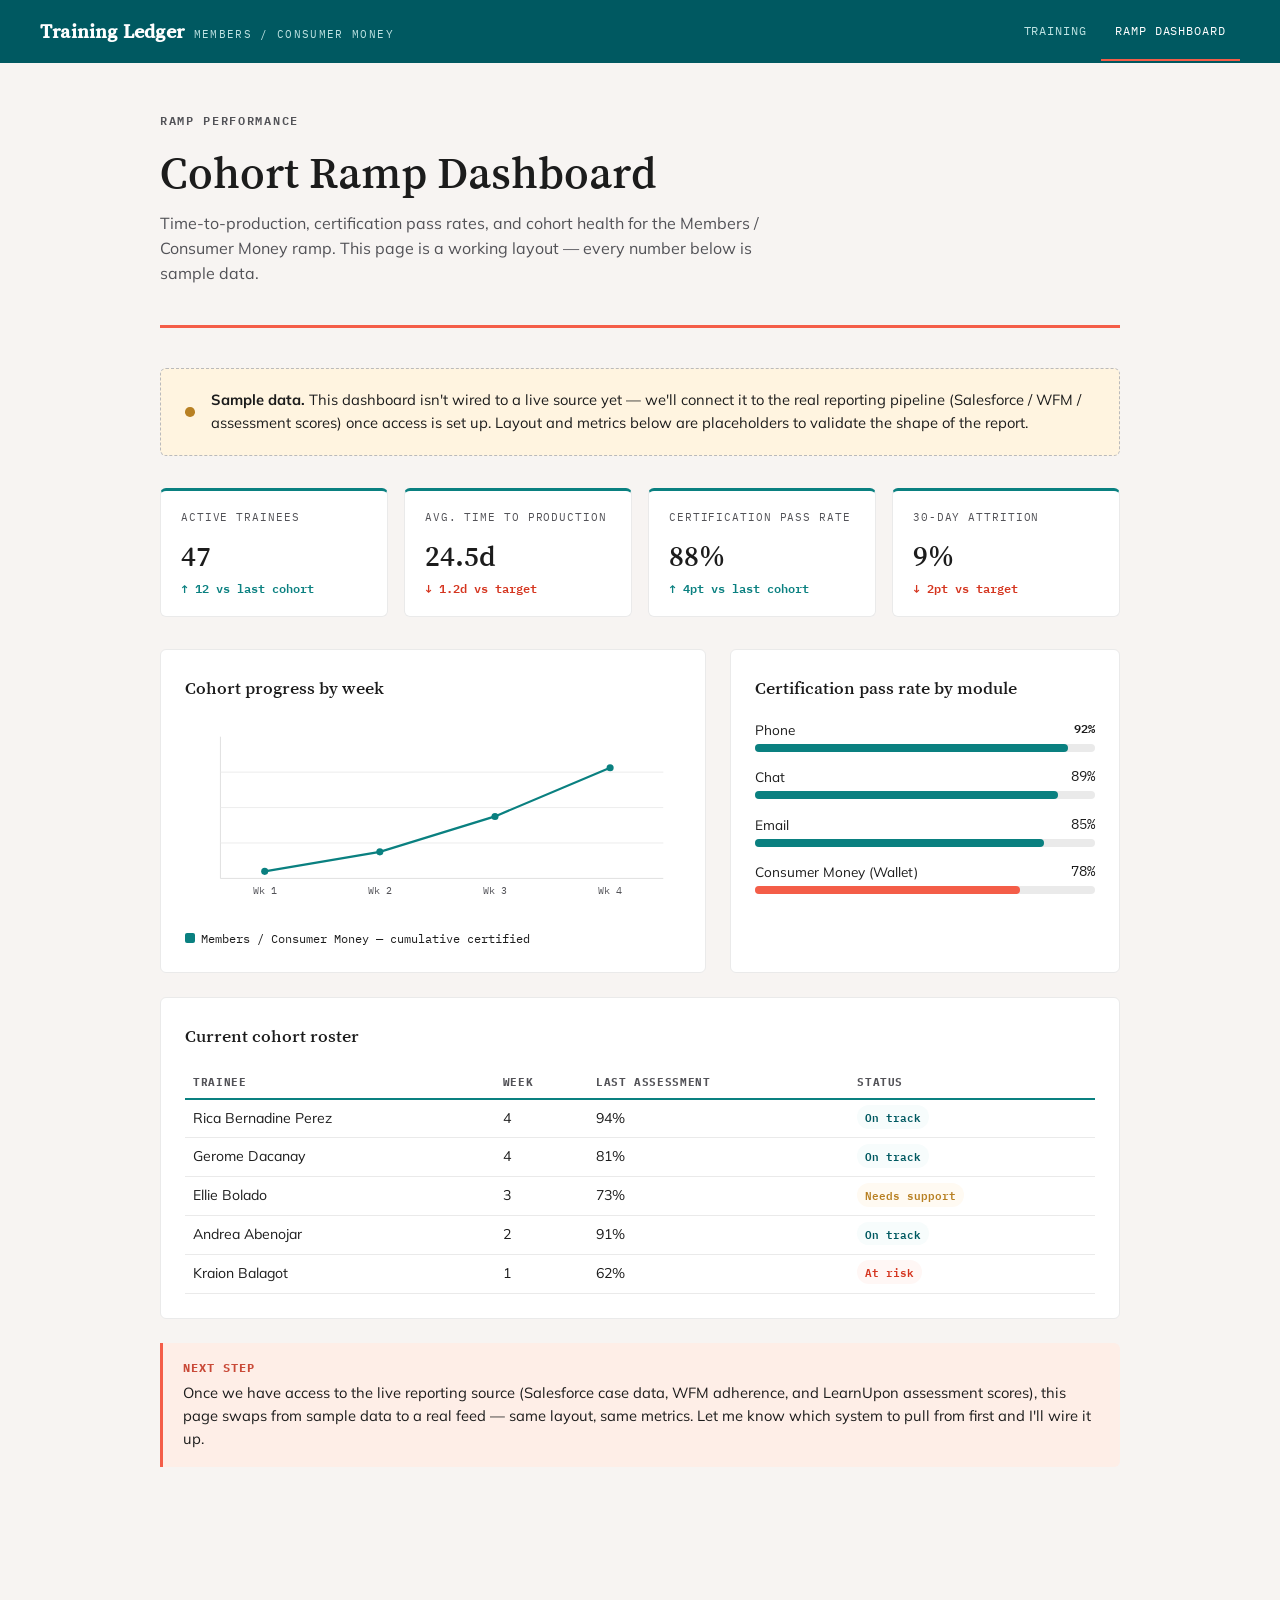
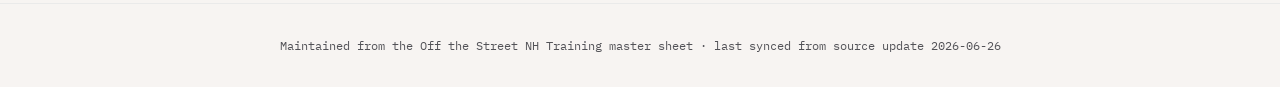
<file: dashboard.html>
<!DOCTYPE html>
<html lang="en">
<head>
<meta charset="UTF-8">
<meta name="viewport" content="width=device-width, initial-scale=1.0">
<title>Ramp Dashboard — Vendor Training Ledger</title>
<link rel="stylesheet" href="style.css">
</head>
<body>

<div class="topbar">
  <a class="topbar__brand" href="index.html">
    <strong>Training Ledger</strong>
    <span>Members / Consumer Money</span>
  </a>
  <nav class="tabs">
    <a href="index.html">Training</a>
    <a href="dashboard.html" class="active">Ramp Dashboard</a>
  </nav>
</div>

<main>
  <div class="ledger-head">
    <p class="ledger-head__eyebrow">Ramp Performance</p>
    <h1>Cohort Ramp Dashboard</h1>
    <p>Time-to-production, certification pass rates, and cohort health for the Members / Consumer Money ramp. This page is a working layout — every number below is sample data.</p>
  </div>

  <div class="dash-banner">
    <span class="dash-banner__dot"></span>
    <span><b>Sample data.</b> This dashboard isn't wired to a live source yet — we'll connect it to the real reporting pipeline (Salesforce / WFM / assessment scores) once access is set up. Layout and metrics below are placeholders to validate the shape of the report.</span>
  </div>

  <div class="grid-stats">
    <div class="stat">
      <div class="stat__label">Active trainees</div>
      <div class="stat__value">47</div>
      <div class="stat__delta -up">↑ 12 vs last cohort</div>
    </div>
    <div class="stat">
      <div class="stat__label">Avg. time to production</div>
      <div class="stat__value">24.5d</div>
      <div class="stat__delta -down">↓ 1.2d vs target</div>
    </div>
    <div class="stat">
      <div class="stat__label">Certification pass rate</div>
      <div class="stat__value">88%</div>
      <div class="stat__delta -up">↑ 4pt vs last cohort</div>
    </div>
    <div class="stat">
      <div class="stat__label">30-day attrition</div>
      <div class="stat__value">9%</div>
      <div class="stat__delta -down">↓ 2pt vs target</div>
    </div>
  </div>

  <div class="panel-grid">
    <div class="panel">
      <h3>Cohort progress by week</h3>
      <svg viewBox="0 0 560 220" width="100%" role="img" aria-label="Line chart of cumulative trainees certified by week, rising from week 1 through week 4">
        <line x1="40" y1="180" x2="540" y2="180" stroke="var(--salt-500)" stroke-width="1"/>
        <line x1="40" y1="20" x2="40" y2="180" stroke="var(--salt-500)" stroke-width="1"/>
        <!-- gridlines -->
        <line x1="40" y1="140" x2="540" y2="140" stroke="var(--salt-400)" stroke-width="1"/>
        <line x1="40" y1="100" x2="540" y2="100" stroke="var(--salt-400)" stroke-width="1"/>
        <line x1="40" y1="60" x2="540" y2="60" stroke="var(--salt-400)" stroke-width="1"/>
        <!-- Members / Money track line -->
        <polyline points="90,172 220,150 350,110 480,55" fill="none" stroke="#0A8080" stroke-width="2.5"/>
        <circle cx="90" cy="172" r="4" fill="#0A8080"/>
        <circle cx="220" cy="150" r="4" fill="#0A8080"/>
        <circle cx="350" cy="110" r="4" fill="#0A8080"/>
        <circle cx="480" cy="55" r="4" fill="#0A8080"/>
        <!-- x labels -->
        <text x="90" y="198" font-family="IBM Plex Mono" font-size="11" fill="#525257" text-anchor="middle">Wk 1</text>
        <text x="220" y="198" font-family="IBM Plex Mono" font-size="11" fill="#525257" text-anchor="middle">Wk 2</text>
        <text x="350" y="198" font-family="IBM Plex Mono" font-size="11" fill="#525257" text-anchor="middle">Wk 3</text>
        <text x="480" y="198" font-family="IBM Plex Mono" font-size="11" fill="#525257" text-anchor="middle">Wk 4</text>
      </svg>
      <div style="display:flex; gap:1.5rem; font-family:var(--font-mono); font-size:.78rem; margin-top:.5rem;">
        <span><span style="display:inline-block;width:10px;height:10px;background:#0A8080;border-radius:2px;margin-right:.4rem;"></span>Members / Consumer Money — cumulative certified</span>
      </div>
    </div>

    <div class="panel">
      <h3>Certification pass rate by module</h3>
      <div style="display:flex; flex-direction:column; gap:.9rem; font-size:.85rem;">
        <div>
          <div style="display:flex; justify-content:space-between; margin-bottom:.25rem;"><span>Phone</span><span class="stat__delta" style="font-family:var(--font-mono);">92%</span></div>
          <div style="background:var(--salt-400); border-radius:99px; height:8px;"><div style="width:92%; background:var(--kale); height:8px; border-radius:99px;"></div></div>
        </div>
        <div>
          <div style="display:flex; justify-content:space-between; margin-bottom:.25rem;"><span>Chat</span><span style="font-family:var(--font-mono);">89%</span></div>
          <div style="background:var(--salt-400); border-radius:99px; height:8px;"><div style="width:89%; background:var(--kale); height:8px; border-radius:99px;"></div></div>
        </div>
        <div>
          <div style="display:flex; justify-content:space-between; margin-bottom:.25rem;"><span>Email</span><span style="font-family:var(--font-mono);">85%</span></div>
          <div style="background:var(--salt-400); border-radius:99px; height:8px;"><div style="width:85%; background:var(--kale); height:8px; border-radius:99px;"></div></div>
        </div>
        <div>
          <div style="display:flex; justify-content:space-between; margin-bottom:.25rem;"><span>Consumer Money (Wallet)</span><span style="font-family:var(--font-mono);">78%</span></div>
          <div style="background:var(--salt-400); border-radius:99px; height:8px;"><div style="width:78%; background:var(--guava); height:8px; border-radius:99px;"></div></div>
        </div>
      </div>
    </div>
  </div>

  <div class="panel">
    <h3>Current cohort roster</h3>
    <table class="roster">
      <thead>
        <tr><th>Trainee</th><th>Week</th><th>Last assessment</th><th>Status</th></tr>
      </thead>
      <tbody>
        <tr><td>Rica Bernadine Perez</td><td>4</td><td>94%</td><td><span class="pill -green">On track</span></td></tr>
        <tr><td>Gerome Dacanay</td><td>4</td><td>81%</td><td><span class="pill -green">On track</span></td></tr>
        <tr><td>Ellie Bolado</td><td>3</td><td>73%</td><td><span class="pill -amber">Needs support</span></td></tr>
        <tr><td>Andrea Abenojar</td><td>2</td><td>91%</td><td><span class="pill -green">On track</span></td></tr>
        <tr><td>Kraion Balagot</td><td>1</td><td>62%</td><td><span class="pill -red">At risk</span></td></tr>
      </tbody>
    </table>
  </div>

  <div class="note">
    <strong>Next step</strong>
    Once we have access to the live reporting source (Salesforce case data, WFM adherence, and LearnUpon assessment scores), this page swaps from sample data to a real feed — same layout, same metrics. Let me know which system to pull from first and I'll wire it up.
  </div>
</main>

<footer>
  Maintained from the Off the Street NH Training master sheet · last synced from source update 2026-06-26
</footer>

</body>
</html>
</file>
<file: style.css>
/* ============================================================
   Vendor Training Ledger — Gusto-branded design system
   Colors + type sourced from Gusto's brand guidelines (Guava/Kale)
   and the Workbench product design system (Salt neutrals).
   ============================================================ */

@import url('https://fonts.googleapis.com/css2?family=Song+Myung&family=Mulish:wght@400;500;600;700;800&family=IBM+Plex+Mono:wght@400;500;600&display=swap');

:root{
  /* Gusto primary brand */
  --guava: #F45D48;
  --guava-hover: #C94A38;
  --guava-100: #FFF3EF;

  --kale: #0A8080;
  --kale-400: #2BABAD;
  --kale-800: #005961;
  --kale-100: #F7FCFC;

  /* Salt neutrals (Workbench) */
  --salt-100: #FFFFFF;
  --salt-200: #FBFAFA;
  --salt-300: #F4F4F3;
  --salt-400: #EAEAEA;
  --salt-500: #DCDCDC;
  --salt-600: #BABABC;
  --salt-700: #919197;
  --salt-800: #6C6C72;
  --salt-900: #525257;
  --salt-1000: #1C1C1C;

  /* Semantic */
  --warning-100: #FFFAF2;
  --warning-500: #E9B550;
  --warning-700: #B88023;
  --error-100: #FFF7F5;
  --error-500: #D5351F;

  /* Warm background tints (Gusto primary palette) */
  --bg-warm: #F7F4F2;
  --bg-guava-tint: #FEEEE7;
  --bg-yellow-tint: #FFF4E0;

  --ink: var(--salt-1000);
  --ink-soft: var(--salt-900);
  --paper: var(--bg-warm);
  --paper-raised: var(--salt-100);
  --line: var(--salt-400);
  --line-strong: var(--salt-600);

  --font-display: 'Song Myung', serif;
  --font-body: 'Mulish', -apple-system, BlinkMacSystemFont, 'Segoe UI', sans-serif;
  --font-mono: 'IBM Plex Mono', monospace;

  --radius: 6px;
}

*{ box-sizing: border-box; }

html{ scroll-behavior: smooth; }

body{
  margin: 0;
  background: var(--paper);
  color: var(--ink);
  font-family: var(--font-body);
  font-size: 16px;
  line-height: 1.55;
  -webkit-font-smoothing: antialiased;
}

a{ color: var(--kale); text-decoration-thickness: 1px; }
a:hover{ color: var(--kale-800); }
a:focus-visible, button:focus-visible, summary:focus-visible{
  outline: 2px solid var(--guava);
  outline-offset: 2px;
}

/* ---------- Top bar ---------- */

.topbar{
  background: var(--kale-800);
  color: #EAF6F6;
  padding: 0 clamp(1rem, 4vw, 2.5rem);
  display: flex;
  align-items: center;
  justify-content: space-between;
  flex-wrap: wrap;
  gap: .75rem;
}

.topbar__brand{
  display: flex;
  align-items: baseline;
  gap: .6rem;
  padding: 1rem 0;
  text-decoration: none;
  color: #FFFFFF;
}
.topbar__brand strong{
  font-family: var(--font-display);
  font-size: 1.25rem;
  letter-spacing: .01em;
}
.topbar__brand span{
  font-family: var(--font-mono);
  font-size: .7rem;
  color: #BFE3E3;
  text-transform: uppercase;
  letter-spacing: .12em;
}

.tabs{
  display: flex;
  gap: 0;
  flex-wrap: wrap;
}
.tabs a{
  font-family: var(--font-mono);
  font-size: .78rem;
  text-transform: uppercase;
  letter-spacing: .07em;
  color: #BFE3E3;
  text-decoration: none;
  padding: 1.15rem .9rem;
  border-bottom: 2px solid transparent;
  transition: color .15s ease, border-color .15s ease;
}
.tabs a:hover{ color: #fff; }
.tabs a.active{
  color: #fff;
  border-bottom-color: var(--guava);
}

/* ---------- Layout shell ---------- */

main{
  max-width: 1040px;
  margin: 0 auto;
  padding: clamp(1.5rem, 4vw, 3rem) clamp(1rem, 4vw, 2.5rem) 6rem;
}

/* ---------- Page header (masthead) ---------- */

.ledger-head{
  border-bottom: 3px solid var(--guava);
  padding-bottom: 1.5rem;
  margin-bottom: 2.5rem;
}
.ledger-head__eyebrow{
  font-family: var(--font-mono);
  font-size: .75rem;
  letter-spacing: .14em;
  text-transform: uppercase;
  color: var(--kale-800);
  margin: 0 0 .6rem;
  font-weight: 600;
}
.ledger-head h1{
  font-family: var(--font-display);
  font-weight: 400;
  font-size: clamp(2rem, 4vw, 2.9rem);
  margin: 0 0 .75rem;
  line-height: 1.15;
  color: var(--ink);
}
.ledger-head p{
  max-width: 62ch;
  color: var(--ink-soft);
  margin: 0 0 1rem;
}
.ledger-head__meta{
  display: flex;
  flex-wrap: wrap;
  gap: 1.5rem;
  font-family: var(--font-mono);
  font-size: .8rem;
  color: var(--ink-soft);
}
.ledger-head__meta b{ color: var(--ink); }

/* ---------- Track cards (index page) ---------- */

.tracks{
  display: grid;
  grid-template-columns: repeat(auto-fit, minmax(280px, 1fr));
  gap: 1.25rem;
  margin: 2rem 0 3rem;
}
.track-card{
  background: var(--paper-raised);
  border: 1px solid var(--line);
  border-radius: var(--radius);
  padding: 1.75rem;
  display: flex;
  flex-direction: column;
  gap: .85rem;
  text-decoration: none;
  color: var(--ink);
  position: relative;
  overflow: hidden;
  transition: border-color .15s ease, transform .15s ease, box-shadow .15s ease;
}
.track-card:hover{
  border-color: var(--line-strong);
  transform: translateY(-2px);
  box-shadow: 0 6px 20px rgba(28,28,28,.08);
}
.track-card::before{
  content: '';
  position: absolute;
  top: 0; left: 0; right: 0;
  height: 5px;
}
.track-card.-benefits::before{ background: var(--kale); }
.track-card.-money::before{ background: var(--guava); }
.track-card.-dashboard::before{ background: var(--salt-600); }

.track-card__tag{
  font-family: var(--font-mono);
  font-size: .7rem;
  text-transform: uppercase;
  letter-spacing: .1em;
  width: fit-content;
  padding: .2rem .55rem;
  border-radius: 999px;
  font-weight: 600;
}
.track-card.-benefits .track-card__tag{ background: var(--kale-100); color: var(--kale-800); }
.track-card.-money .track-card__tag{ background: var(--guava-100); color: var(--guava-hover); }
.track-card.-dashboard .track-card__tag{ background: var(--salt-300); color: var(--salt-800); }

.track-card h2{
  font-family: var(--font-display);
  font-size: 1.5rem;
  margin: 0;
  font-weight: 400;
}
.track-card p{ color: var(--ink-soft); margin: 0; font-size: .95rem; }
.track-card__foot{
  margin-top: auto;
  font-family: var(--font-mono);
  font-size: .78rem;
  color: var(--ink-soft);
  display: flex;
  justify-content: space-between;
  padding-top: .75rem;
  border-top: 1px solid var(--line);
}

/* ---------- Overview table ---------- */

.statement{
  width: 100%;
  border-collapse: collapse;
  margin: 0 0 2.5rem;
  font-size: .95rem;
}
.statement caption{
  text-align: left;
  font-family: var(--font-mono);
  font-size: .75rem;
  text-transform: uppercase;
  letter-spacing: .1em;
  color: var(--kale-800);
  margin-bottom: .6rem;
  font-weight: 600;
}
.statement th{
  text-align: left;
  font-family: var(--font-mono);
  font-size: .72rem;
  text-transform: uppercase;
  letter-spacing: .08em;
  color: var(--ink-soft);
  border-bottom: 2px solid var(--kale);
  padding: .5rem .6rem;
}
.statement td{
  border-bottom: 1px solid var(--line);
  padding: .7rem .6rem;
  vertical-align: top;
}
.statement tr:last-child td{ border-bottom: 1px solid var(--line-strong); }
.statement td.-week{
  font-family: var(--font-mono);
  font-weight: 700;
  color: var(--kale-800);
  white-space: nowrap;
}

/* ---------- Week ledger (collapsible) ---------- */

.week{
  border: 1px solid var(--line);
  border-radius: var(--radius);
  margin-bottom: 1rem;
  background: var(--paper-raised);
  overflow: hidden;
}
.week summary{
  cursor: pointer;
  list-style: none;
  padding: 1rem 1.25rem;
  display: flex;
  align-items: baseline;
  justify-content: space-between;
  gap: 1rem;
  background: var(--salt-200);
  font-family: var(--font-mono);
  border-left: 4px solid var(--guava);
}
.week summary::-webkit-details-marker{ display: none; }
.week summary::after{
  content: '+';
  font-size: 1.1rem;
  color: var(--kale-800);
  margin-left: auto;
  flex-shrink: 0;
  font-weight: 700;
}
.week[open] summary::after{ content: '–'; }
.week summary .week__title{
  font-family: var(--font-display);
  font-weight: 400;
  font-size: 1.2rem;
  color: var(--ink);
}
.week summary .week__sub{
  font-size: .78rem;
  color: var(--ink-soft);
  text-transform: uppercase;
  letter-spacing: .06em;
}

.day-block{
  padding: 0 1.25rem;
}
.day-block h4{
  font-family: var(--font-mono);
  font-size: .75rem;
  text-transform: uppercase;
  letter-spacing: .1em;
  color: var(--guava-hover);
  margin: 1.25rem 0 .5rem;
  padding-top: 1rem;
  border-top: 1px solid var(--line);
  font-weight: 700;
}
.day-block:first-of-type h4{ border-top: none; padding-top: 0; margin-top: 1rem; }

.ledger-line{
  display: grid;
  grid-template-columns: 1fr auto;
  gap: .25rem 1rem;
  padding: .55rem 0;
  border-bottom: 1px dotted var(--line);
  align-items: baseline;
}
.ledger-line:last-child{ border-bottom: none; }
.ledger-line__topic{ font-weight: 600; }
.ledger-line__topic a{ color: var(--ink); text-decoration-color: var(--salt-600); }
.ledger-line__topic a:hover{ color: var(--kale); text-decoration-color: var(--kale); }
.ledger-line__material{
  grid-column: 1 / -1;
  font-size: .85rem;
  color: var(--ink-soft);
}
.ledger-line__material em{ color: var(--kale-800); font-style: normal; font-weight: 600; }
.ledger-line__material a{ color: var(--kale-800); }
.ledger-line__dur{
  font-family: var(--font-mono);
  font-size: .8rem;
  font-weight: 600;
  color: var(--guava-hover);
  background: var(--guava-100);
  padding: .1rem .5rem;
  border-radius: 999px;
  white-space: nowrap;
}

.week-total{
  display: flex;
  justify-content: flex-end;
  font-family: var(--font-mono);
  font-size: .8rem;
  padding: .85rem 1.25rem;
  border-top: 2px solid var(--kale);
  margin-top: .5rem;
  color: var(--ink);
  background: var(--kale-100);
}
.week-total b{ margin-left: .5rem; color: var(--kale-800); }

/* ---------- Callouts / notes ---------- */

.note{
  border-left: 3px solid var(--guava);
  background: var(--bg-guava-tint);
  padding: 1rem 1.25rem;
  border-radius: 0 var(--radius) var(--radius) 0;
  font-size: .92rem;
  margin: 1.5rem 0 2.5rem;
}
.note strong{ display: block; margin-bottom: .3rem; font-family: var(--font-mono); font-size: .75rem; text-transform: uppercase; letter-spacing: .08em; color: var(--guava-hover); }
.note a{ font-weight: 700; }

/* ---------- Dashboard ---------- */

.dash-banner{
  border: 1px dashed var(--salt-600);
  background: var(--bg-yellow-tint);
  border-radius: var(--radius);
  padding: 1.25rem 1.5rem;
  display: flex;
  align-items: center;
  gap: 1rem;
  margin-bottom: 2rem;
  font-size: .92rem;
}
.dash-banner__dot{
  width: .6rem; height: .6rem; border-radius: 50%;
  background: var(--warning-700); flex-shrink: 0;
}

.grid-stats{
  display: grid;
  grid-template-columns: repeat(auto-fit, minmax(190px, 1fr));
  gap: 1rem;
  margin-bottom: 2rem;
}
.stat{
  background: var(--paper-raised);
  border: 1px solid var(--line);
  border-radius: var(--radius);
  padding: 1.1rem 1.25rem;
  border-top: 3px solid var(--kale);
}
.stat__label{
  font-family: var(--font-mono);
  font-size: .7rem;
  text-transform: uppercase;
  letter-spacing: .08em;
  color: var(--ink-soft);
  margin-bottom: .4rem;
}
.stat__value{
  font-family: var(--font-display);
  font-weight: 400;
  font-size: 1.9rem;
  color: var(--ink);
}
.stat__delta{ font-family: var(--font-mono); font-size: .78rem; font-weight: 600; }
.stat__delta.-up{ color: var(--kale); }
.stat__delta.-down{ color: var(--error-500); }

.panel{
  background: var(--paper-raised);
  border: 1px solid var(--line);
  border-radius: var(--radius);
  padding: 1.5rem;
  margin-bottom: 1.5rem;
}
.panel h3{
  font-family: var(--font-display);
  font-weight: 400;
  font-size: 1.15rem;
  margin: 0 0 1rem;
  color: var(--ink);
}
.panel-grid{
  display: grid;
  grid-template-columns: 1.4fr 1fr;
  gap: 1.5rem;
}
@media (max-width: 760px){ .panel-grid{ grid-template-columns: 1fr; } }

table.roster{ width: 100%; border-collapse: collapse; font-size: .88rem; }
table.roster th{
  text-align: left; font-family: var(--font-mono); font-size: .68rem;
  text-transform: uppercase; letter-spacing: .06em; color: var(--ink-soft);
  border-bottom: 2px solid var(--kale); padding: .45rem .5rem;
}
table.roster td{ padding: .5rem; border-bottom: 1px solid var(--line); }
.pill{
  font-family: var(--font-mono);
  font-size: .7rem;
  font-weight: 600;
  padding: .15rem .5rem;
  border-radius: 999px;
  white-space: nowrap;
}
.pill.-green{ background: var(--kale-100); color: var(--kale-800); }
.pill.-amber{ background: var(--warning-100); color: var(--warning-700); }
.pill.-red{ background: var(--error-100); color: var(--error-500); }

/* ---------- Training calendar (week rows) ---------- */

.section-title{
  font-family: var(--font-display);
  font-weight: 400;
  font-size: 1.6rem;
  margin: 2.5rem 0 .4rem;
  color: var(--ink);
  border-left: 4px solid var(--guava);
  padding-left: .75rem;
}
.section-sub{
  color: var(--ink-soft);
  margin: 0 0 1.25rem;
  font-size: .92rem;
}


.calendar-week{
  margin-bottom: 1.25rem;
}

.week-tiles{
  display: grid;
  grid-template-columns: repeat(5, 1fr);
  gap: .6rem;
}
@media (max-width: 760px){
  .week-tiles{ grid-template-columns: repeat(3, 1fr); }
}
@media (max-width: 480px){
  .week-tiles{ grid-template-columns: repeat(2, 1fr); }
}

.day-mini{
  background: var(--paper-raised);
  border: 1px solid var(--line);
  border-left: 4px solid var(--kale);
  border-radius: var(--radius);
  padding: .75rem .8rem;
  display: flex;
  flex-direction: column;
  gap: .3rem;
  min-height: 78px;
  text-decoration: none;
  color: var(--ink);
  position: relative;
  transition: border-color .15s ease, transform .1s ease;
}
.day-mini:hover{
  border-left-color: var(--guava);
  transform: translateY(-1px);
}
.day-mini__num{
  font-family: var(--font-mono);
  font-size: .7rem;
  font-weight: 700;
  text-transform: uppercase;
  letter-spacing: .06em;
  color: var(--kale-800);
}
.day-mini__theme{
  font-size: .8rem;
  font-weight: 600;
  line-height: 1.3;
  color: var(--ink);
}
.day-mini__hours{
  font-family: var(--font-mono);
  font-size: .68rem;
  color: var(--ink-soft);
  position: absolute;
  top: .75rem;
  right: .7rem;
}

/* Full-width detail panel, shown only when its #id is the URL target */
.week-detail-zone{ position: relative; }
.day-detail{
  display: none;
  background: var(--paper-raised);
  border: 1px solid var(--line-strong);
  border-radius: var(--radius);
  margin-top: .75rem;
  padding: 1.5rem clamp(1rem, 4vw, 2.25rem);
  box-shadow: 0 8px 24px rgba(28,28,28,.06);
}
.day-detail:target{ display: block; }

.day-detail__head{
  display: flex;
  justify-content: space-between;
  align-items: flex-start;
  gap: 1rem;
  border-bottom: 2px solid var(--guava);
  padding-bottom: 1rem;
  margin-bottom: 1.25rem;
  flex-wrap: wrap;
}
.day-detail__num{
  font-family: var(--font-mono);
  font-size: .75rem;
  font-weight: 700;
  text-transform: uppercase;
  letter-spacing: .08em;
  color: var(--kale-800);
  display: block;
  margin-bottom: .3rem;
}
.day-detail__theme{
  font-family: var(--font-display);
  font-weight: 400;
  font-size: 1.5rem;
  margin: 0;
  color: var(--ink);
}
.day-detail__meta{
  display: flex;
  align-items: center;
  gap: 1.25rem;
  flex-shrink: 0;
}
.day-detail__hours{
  font-family: var(--font-mono);
  font-size: .82rem;
  color: var(--ink-soft);
}
.day-detail__close{
  font-family: var(--font-mono);
  font-size: .78rem;
  text-transform: uppercase;
  letter-spacing: .06em;
  color: var(--ink-soft);
  text-decoration: none;
  border: 1px solid var(--line-strong);
  border-radius: 999px;
  padding: .3rem .75rem;
  transition: color .15s ease, border-color .15s ease;
}
.day-detail__close:hover{ color: var(--guava-hover); border-color: var(--guava); }

.day-schedule{
  list-style: none;
  margin: 0;
  padding: 0;
}
.day-schedule.-wide{
  columns: 2;
  column-gap: 2.5rem;
}
@media (max-width: 760px){
  .day-schedule.-wide{ columns: 1; }
}
.day-item{
  padding: .75rem 0;
  border-bottom: 1px dotted var(--line);
  break-inside: avoid;
}
.day-item:last-child{ border-bottom: none; }
.day-item__row{
  display: flex;
  align-items: baseline;
  gap: .5rem;
  flex-wrap: wrap;
}
.item-course{ font-weight: 600; font-size: .95rem; }
.item-course a{ color: var(--ink); text-decoration-color: var(--salt-600); }
.item-course a:hover{ color: var(--kale); text-decoration-color: var(--kale); }
.item-dur{
  font-family: var(--font-mono);
  font-size: .78rem;
  color: var(--ink-soft);
  margin-left: auto;
  white-space: nowrap;
}
.item-desc{
  margin: .35rem 0 0;
  font-size: .85rem;
  color: var(--ink-soft);
  line-height: 1.5;
}

.type-badge{
  font-family: var(--font-mono);
  font-size: .62rem;
  font-weight: 700;
  text-transform: uppercase;
  letter-spacing: .04em;
  padding: .1rem .4rem;
  border-radius: 4px;
  white-space: nowrap;
  flex-shrink: 0;
}
.type-badge.-ilt{ background: var(--kale-100); color: var(--kale-800); }
.type-badge.-elt{ background: var(--guava-100); color: var(--guava-hover); }
.type-badge.-activity{ background: var(--salt-300); color: var(--salt-800); }
.type-badge.-casework{ background: var(--warning-100); color: var(--warning-700); }
.type-badge.-quiz{ background: var(--error-100); color: var(--error-500); }
.type-badge.-nesting{ background: var(--kale-800); color: #fff; }
.type-badge.-shadowing{ background: var(--salt-600); color: #fff; }
.type-badge.-default{ background: var(--salt-300); color: var(--salt-800); }

/* ---------- Footer ---------- */

footer{
  border-top: 1px solid var(--line);
  padding: 2rem clamp(1rem, 4vw, 2.5rem);
  font-family: var(--font-mono);
  font-size: .78rem;
  color: var(--ink-soft);
  text-align: center;
}

/* ---------- Reduced motion ---------- */
@media (prefers-reduced-motion: reduce){
  html{ scroll-behavior: auto; }
  .track-card{ transition: none; }
}
</file>
